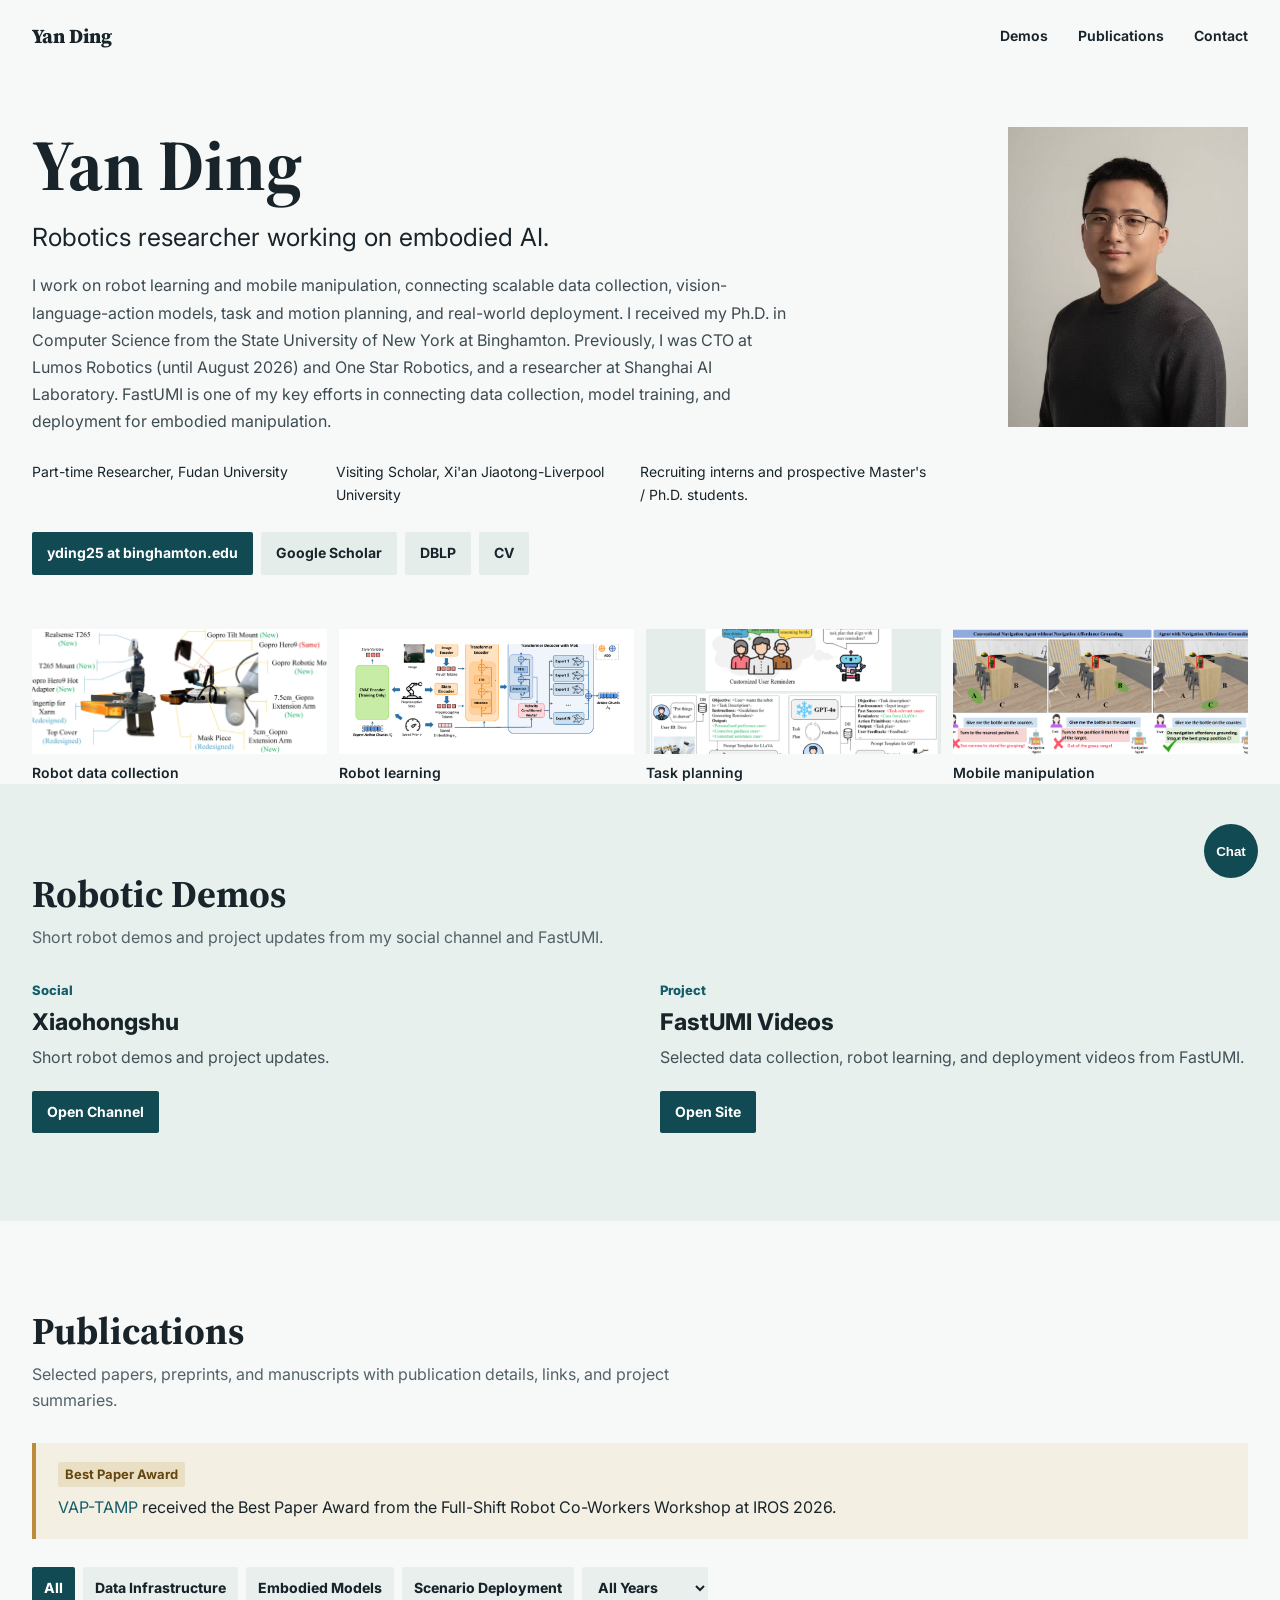
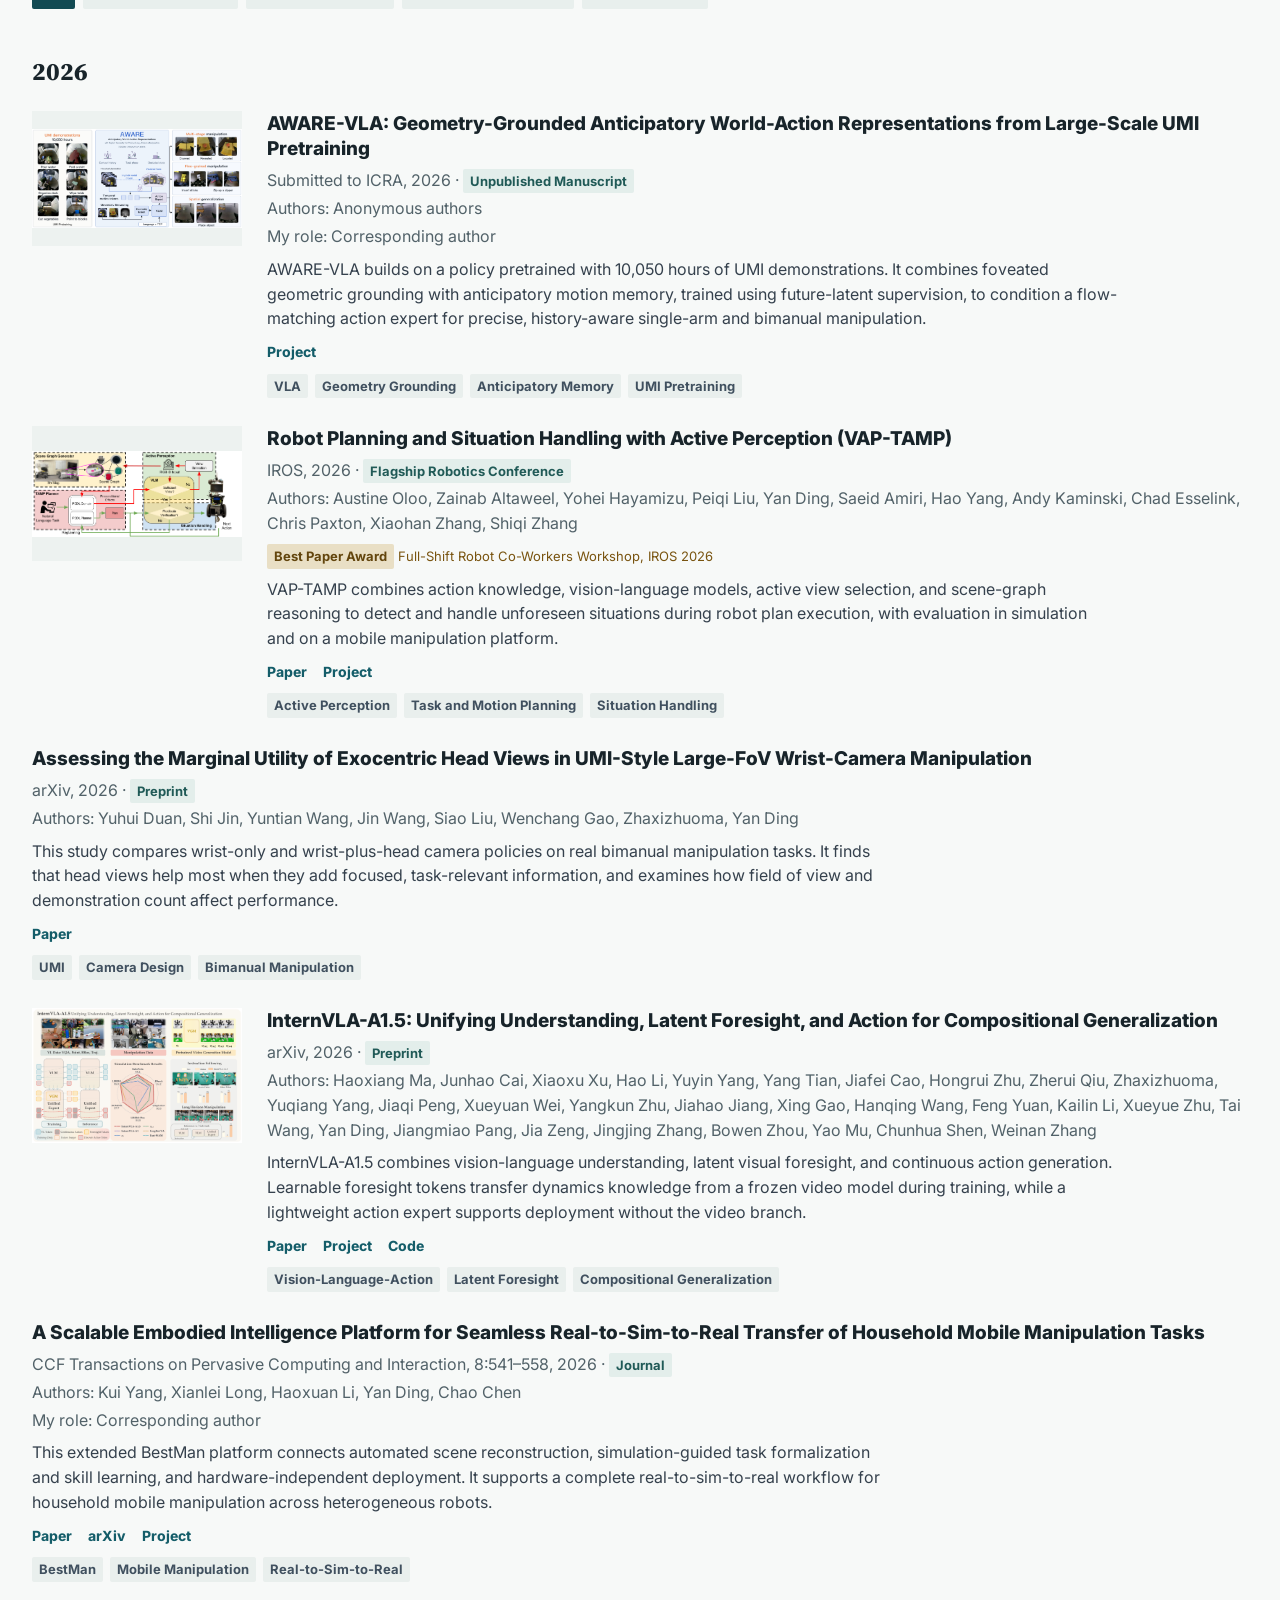
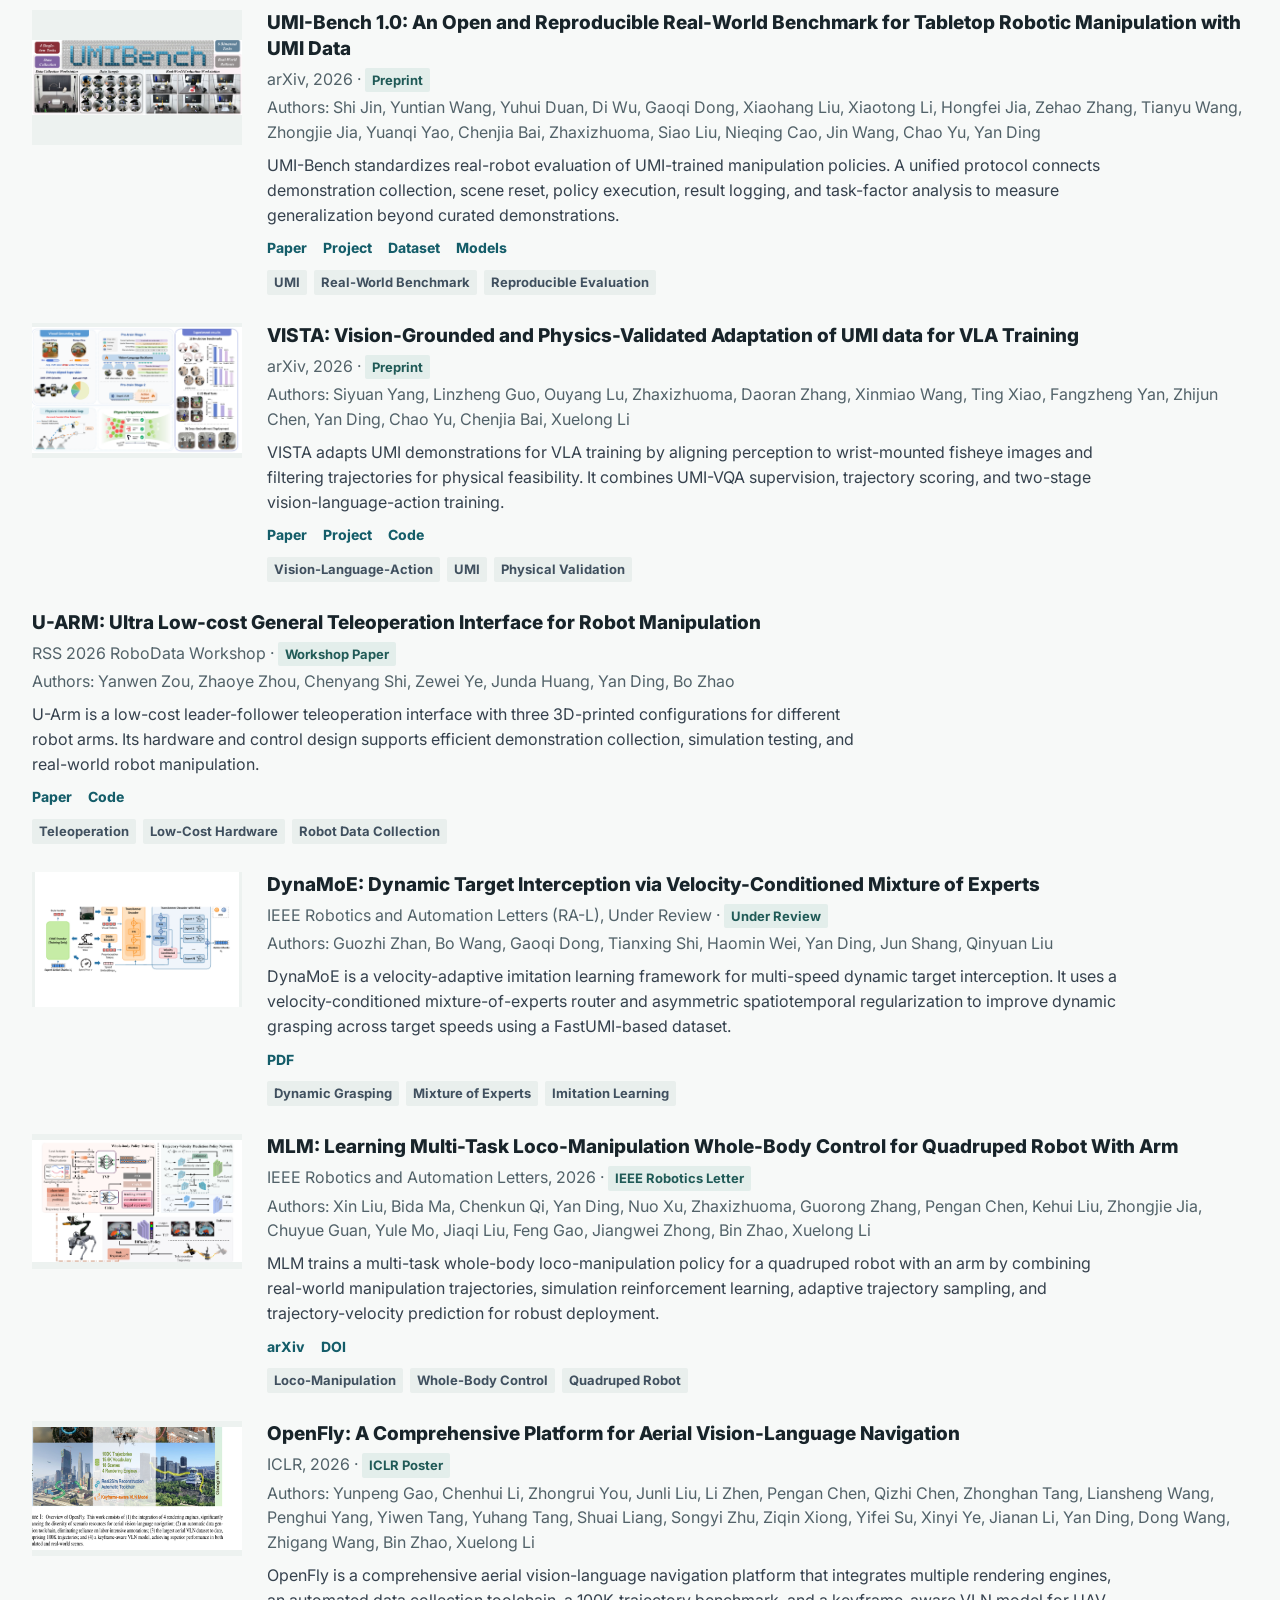
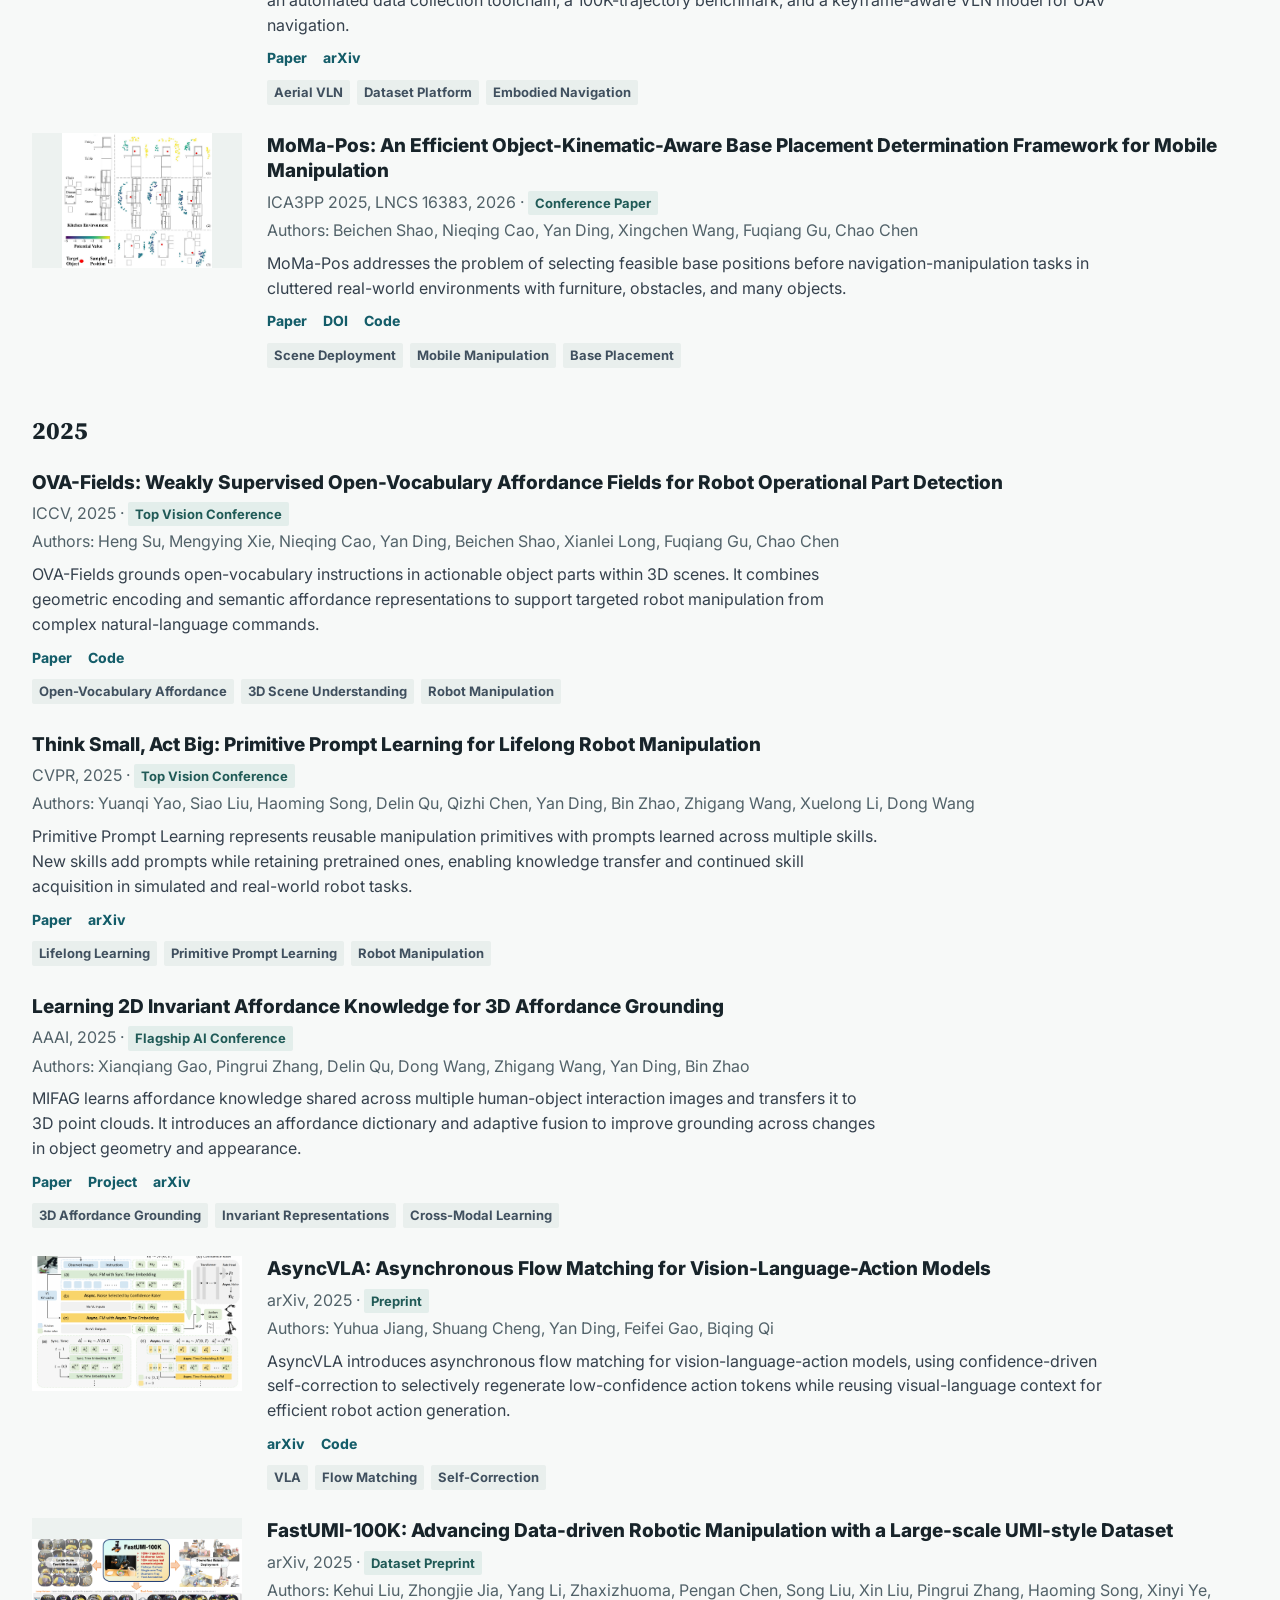
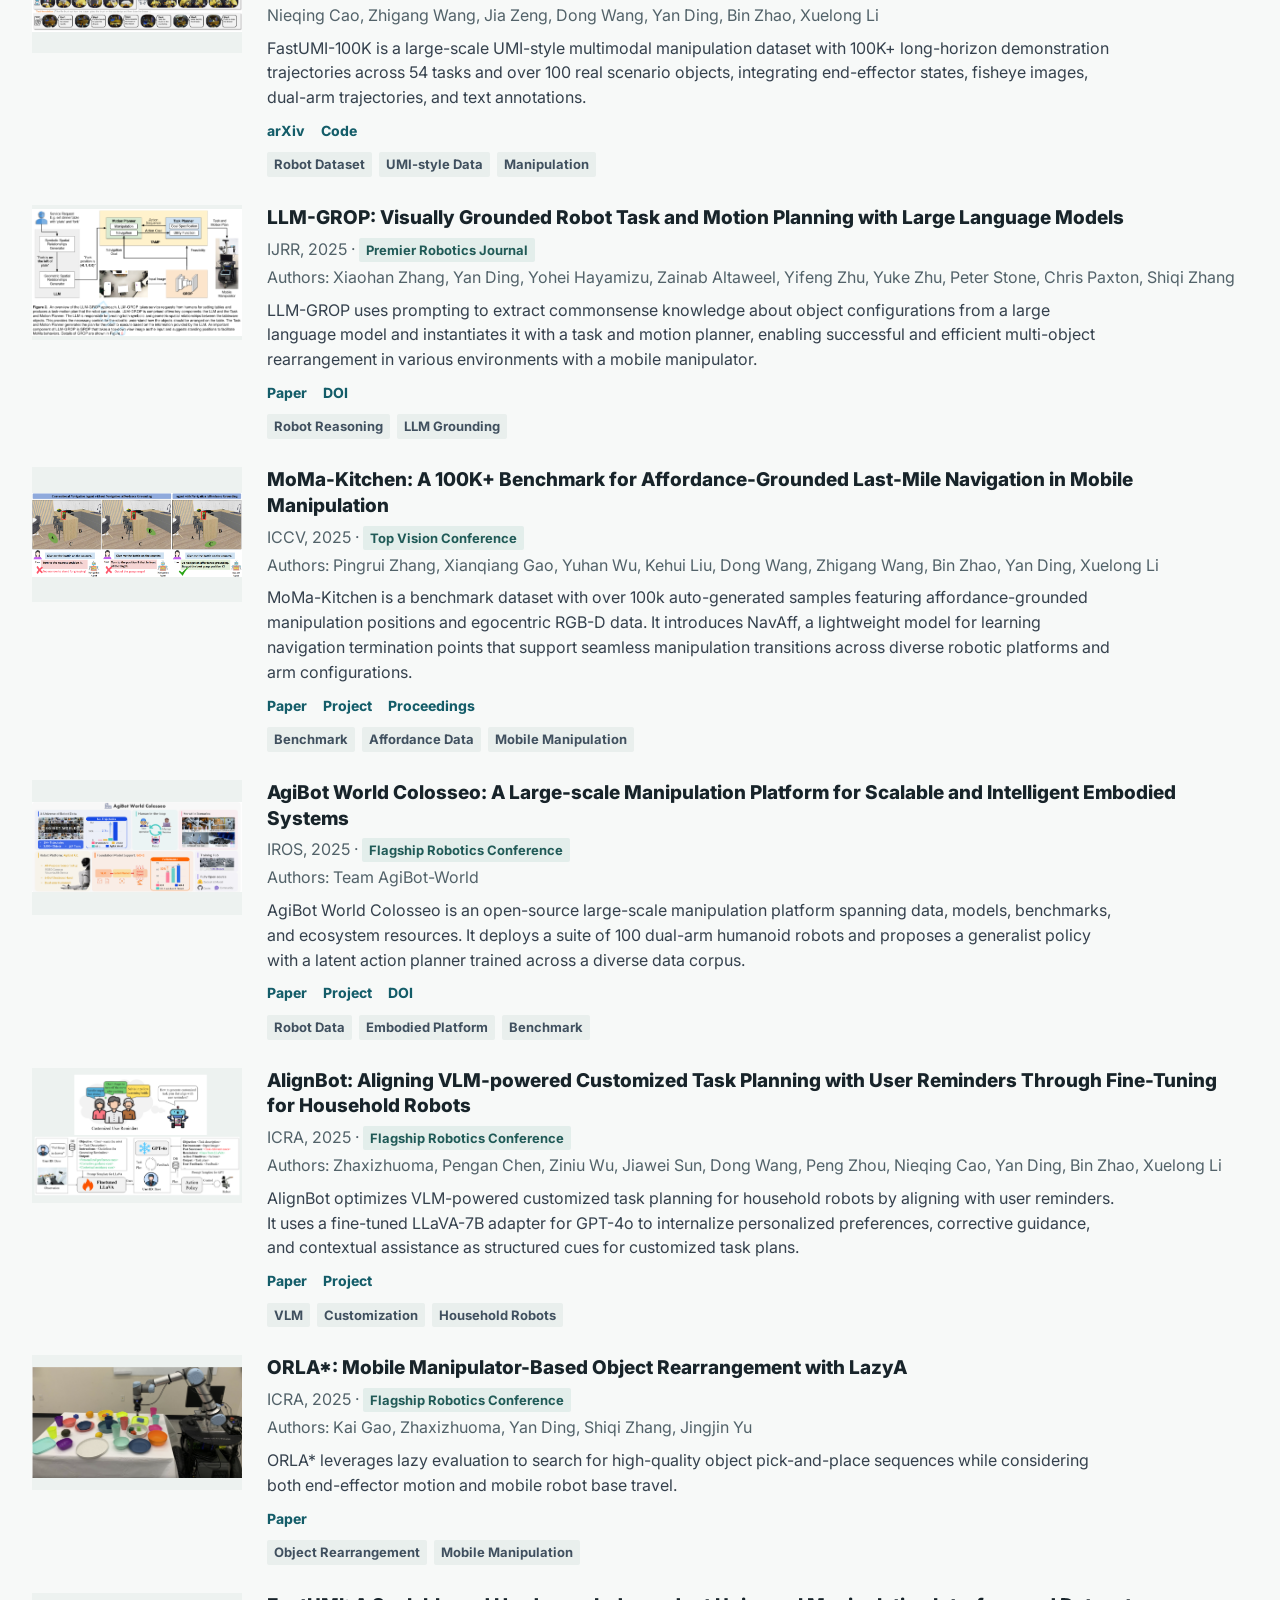
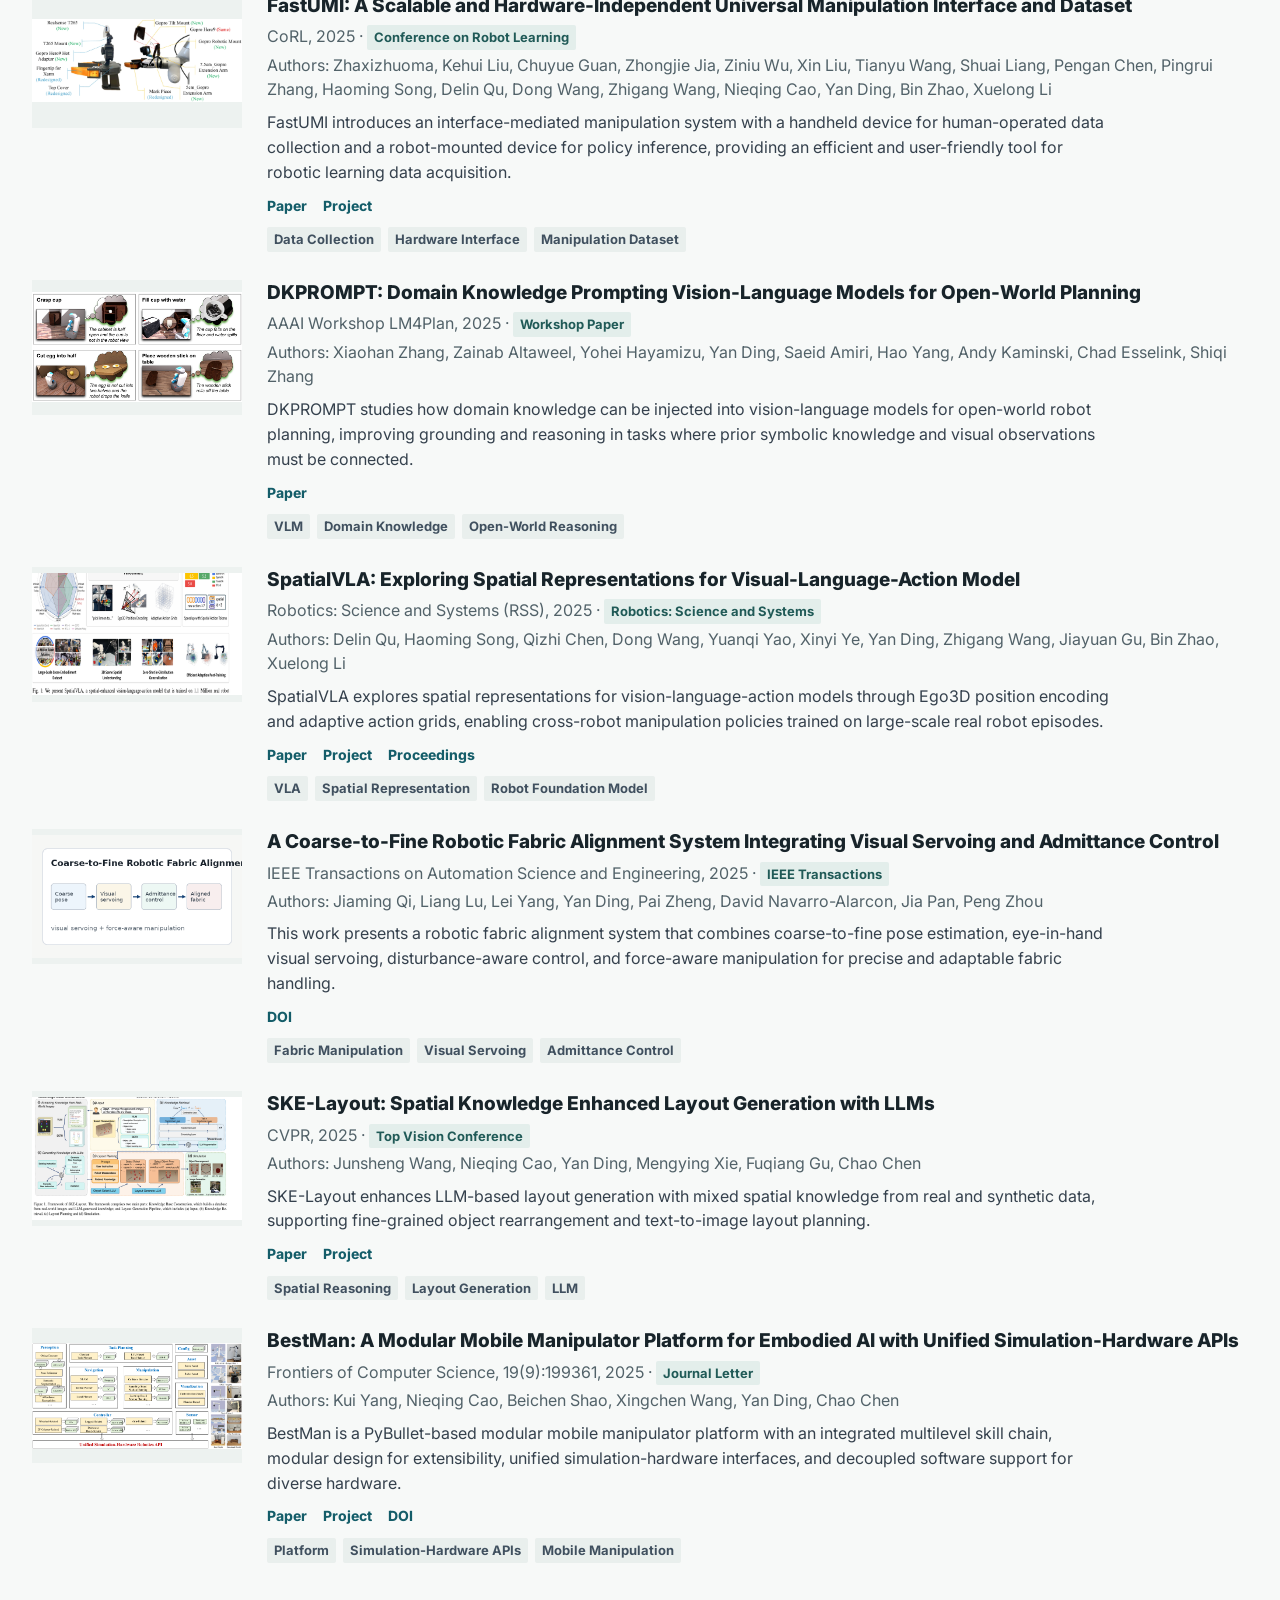
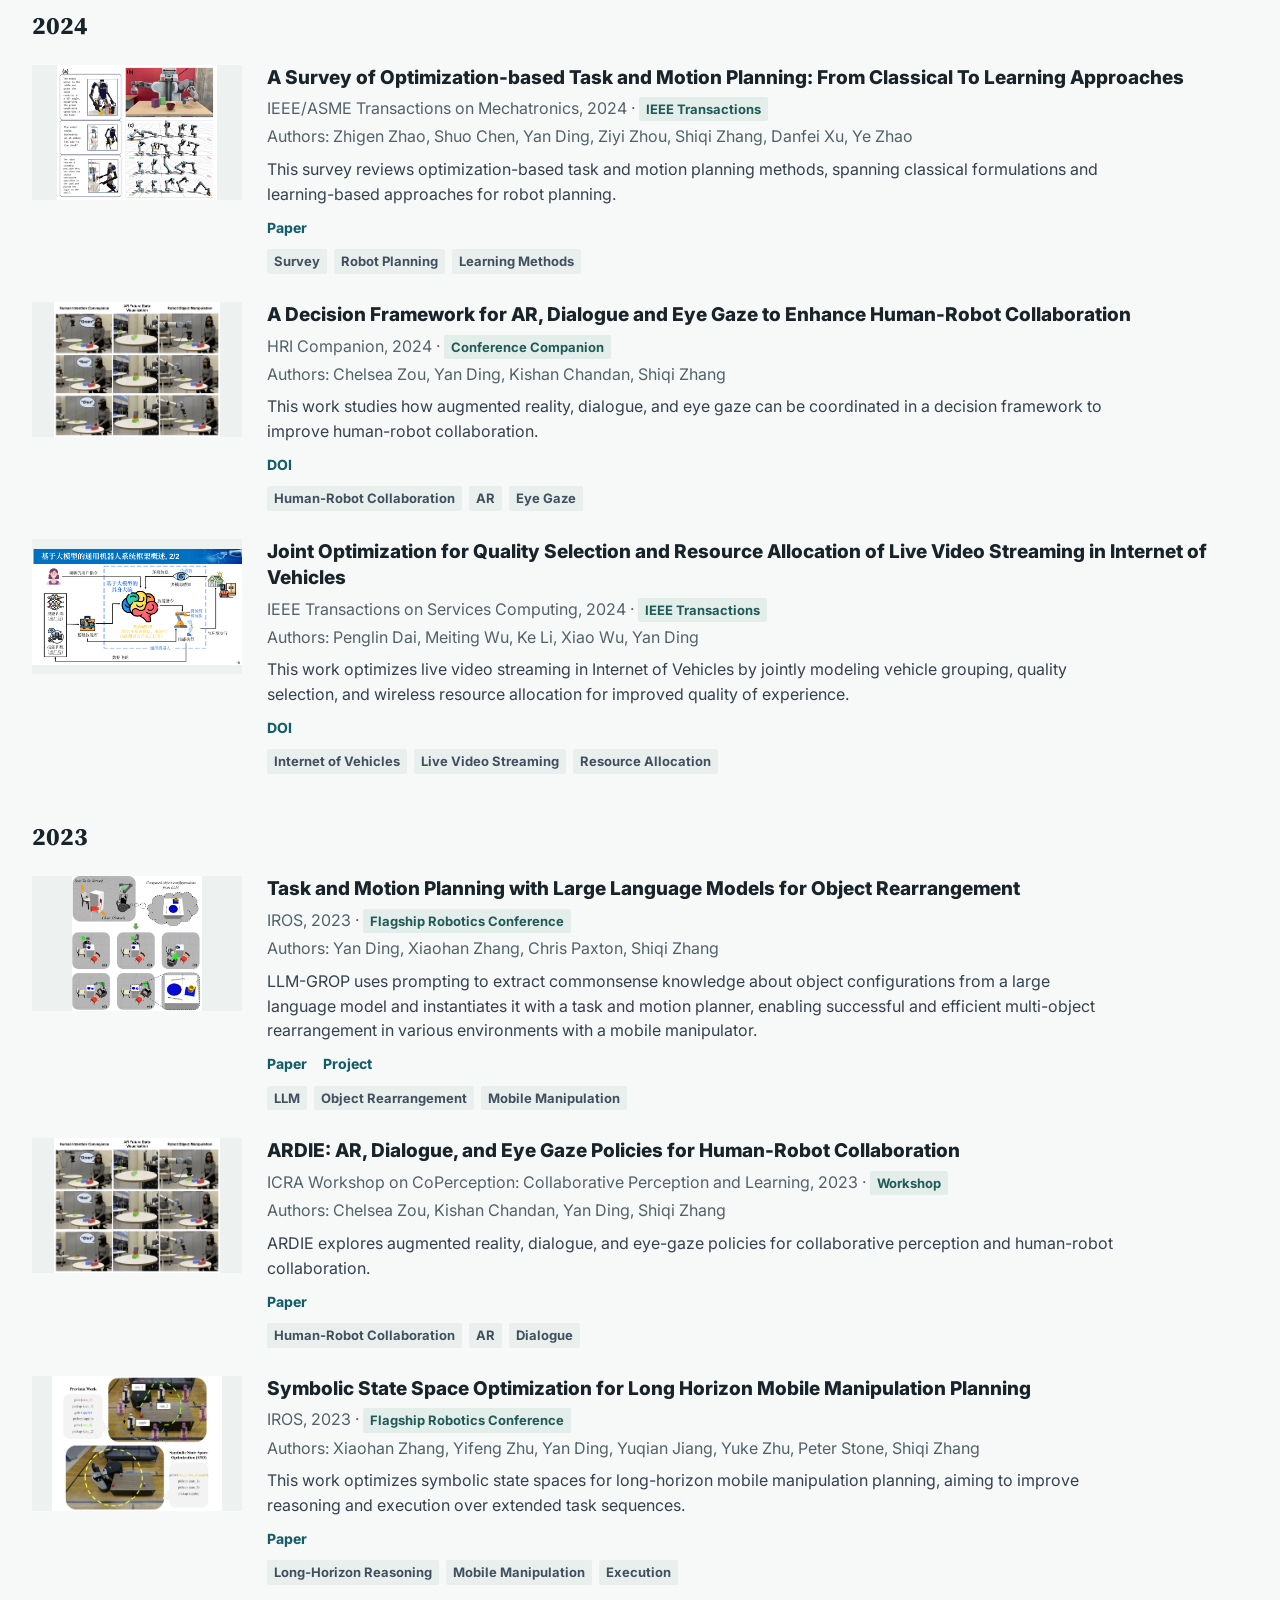
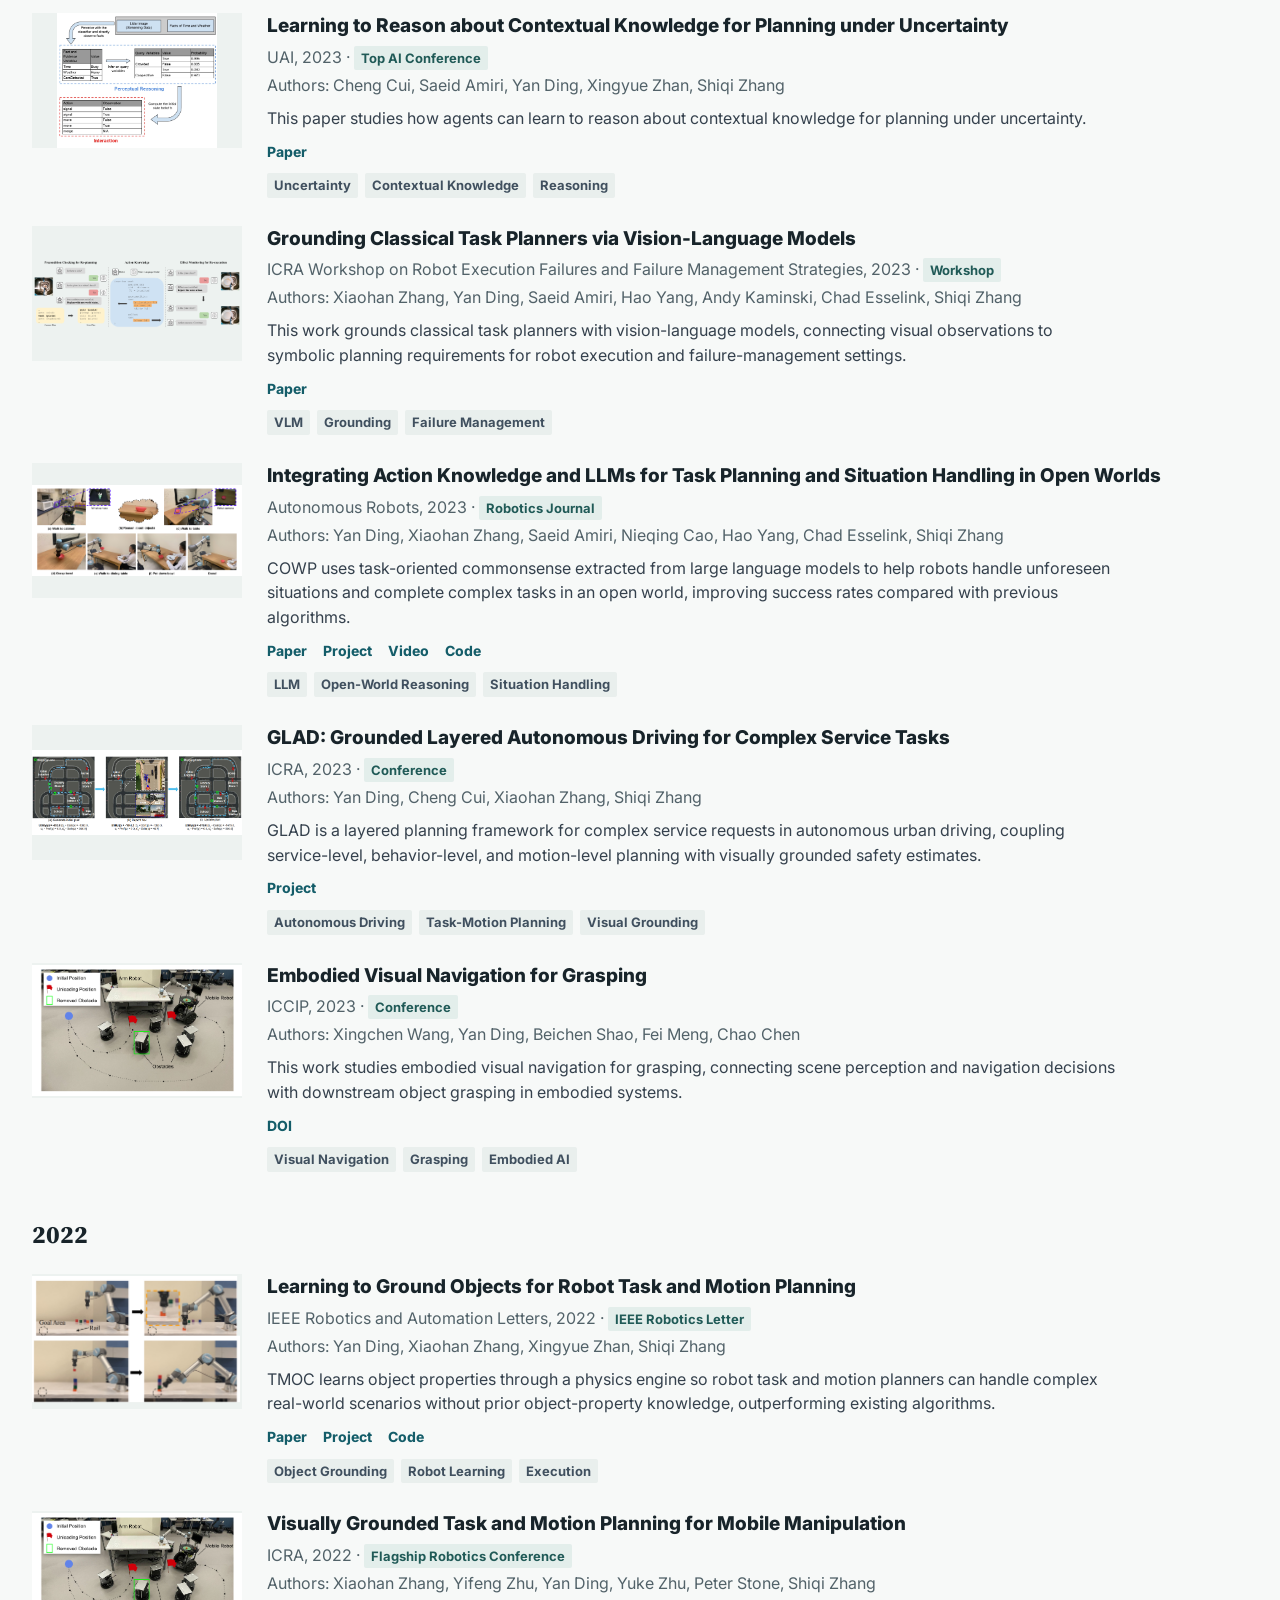
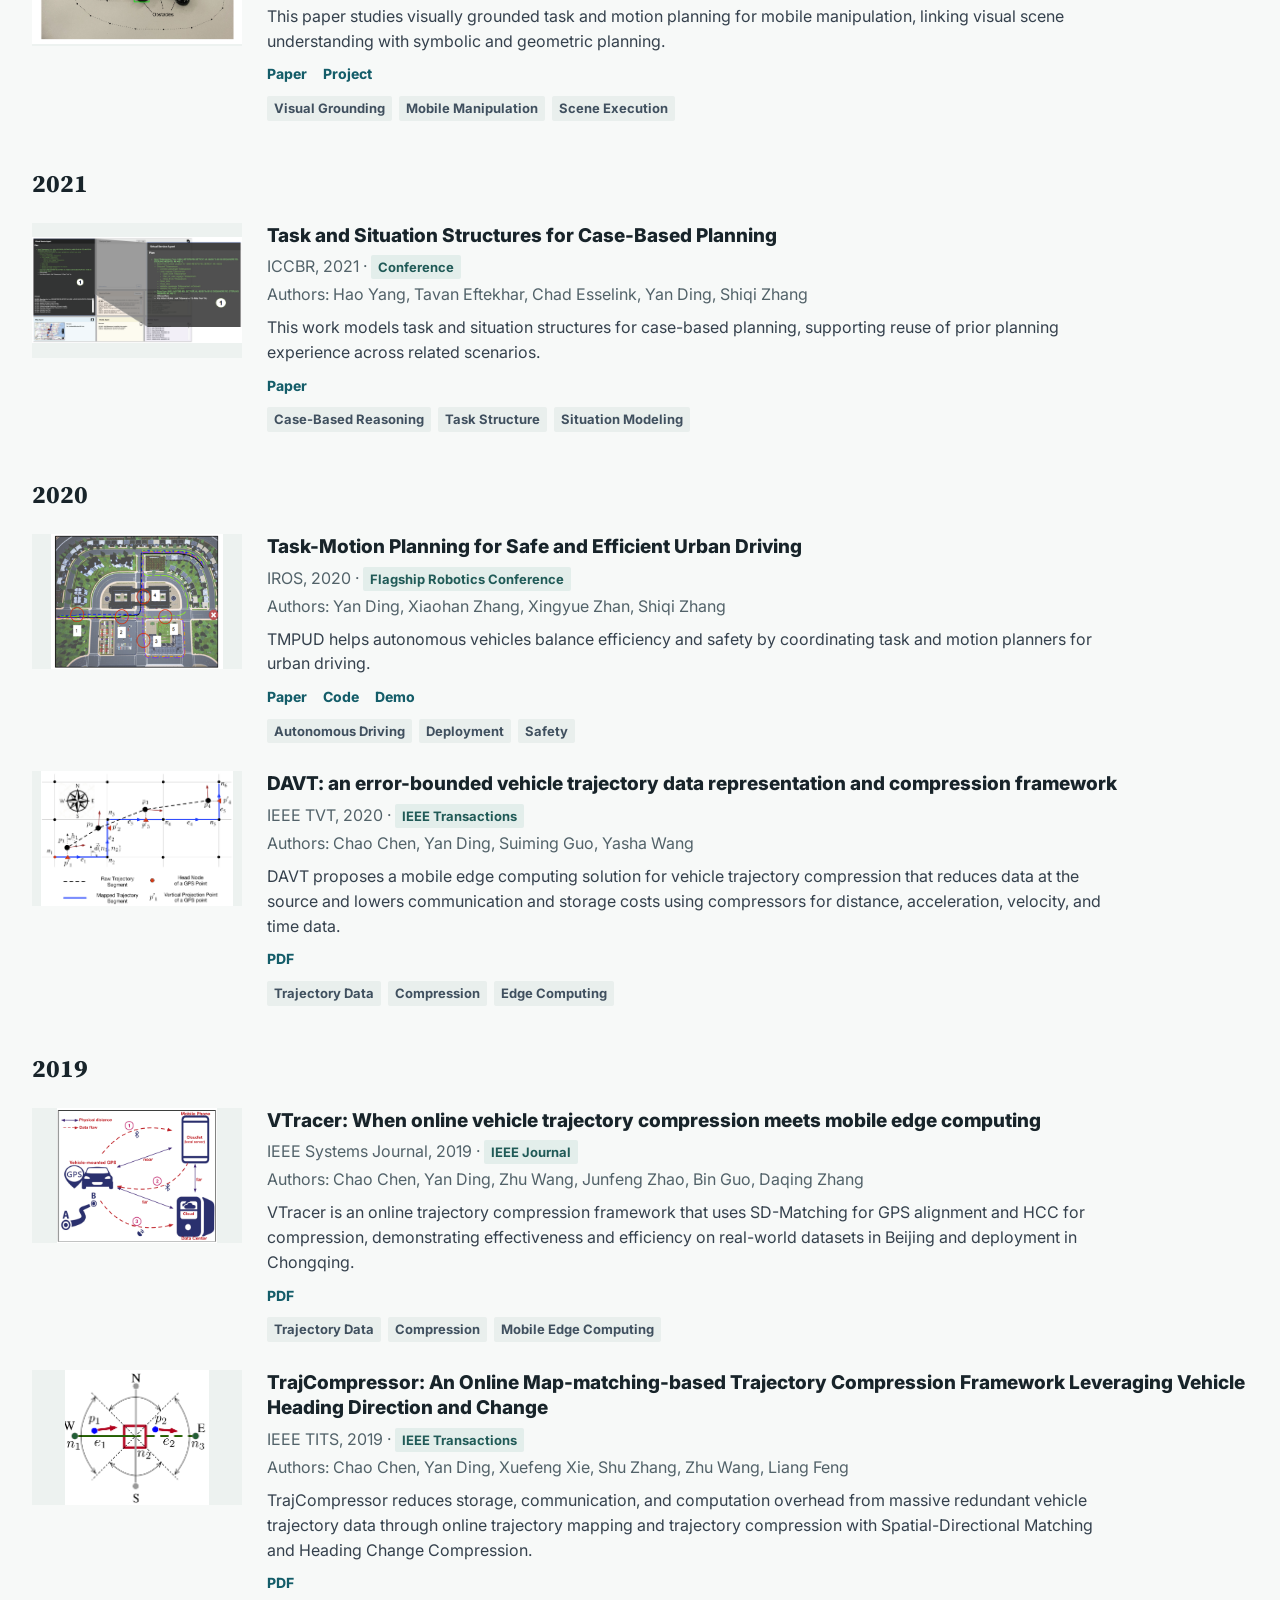
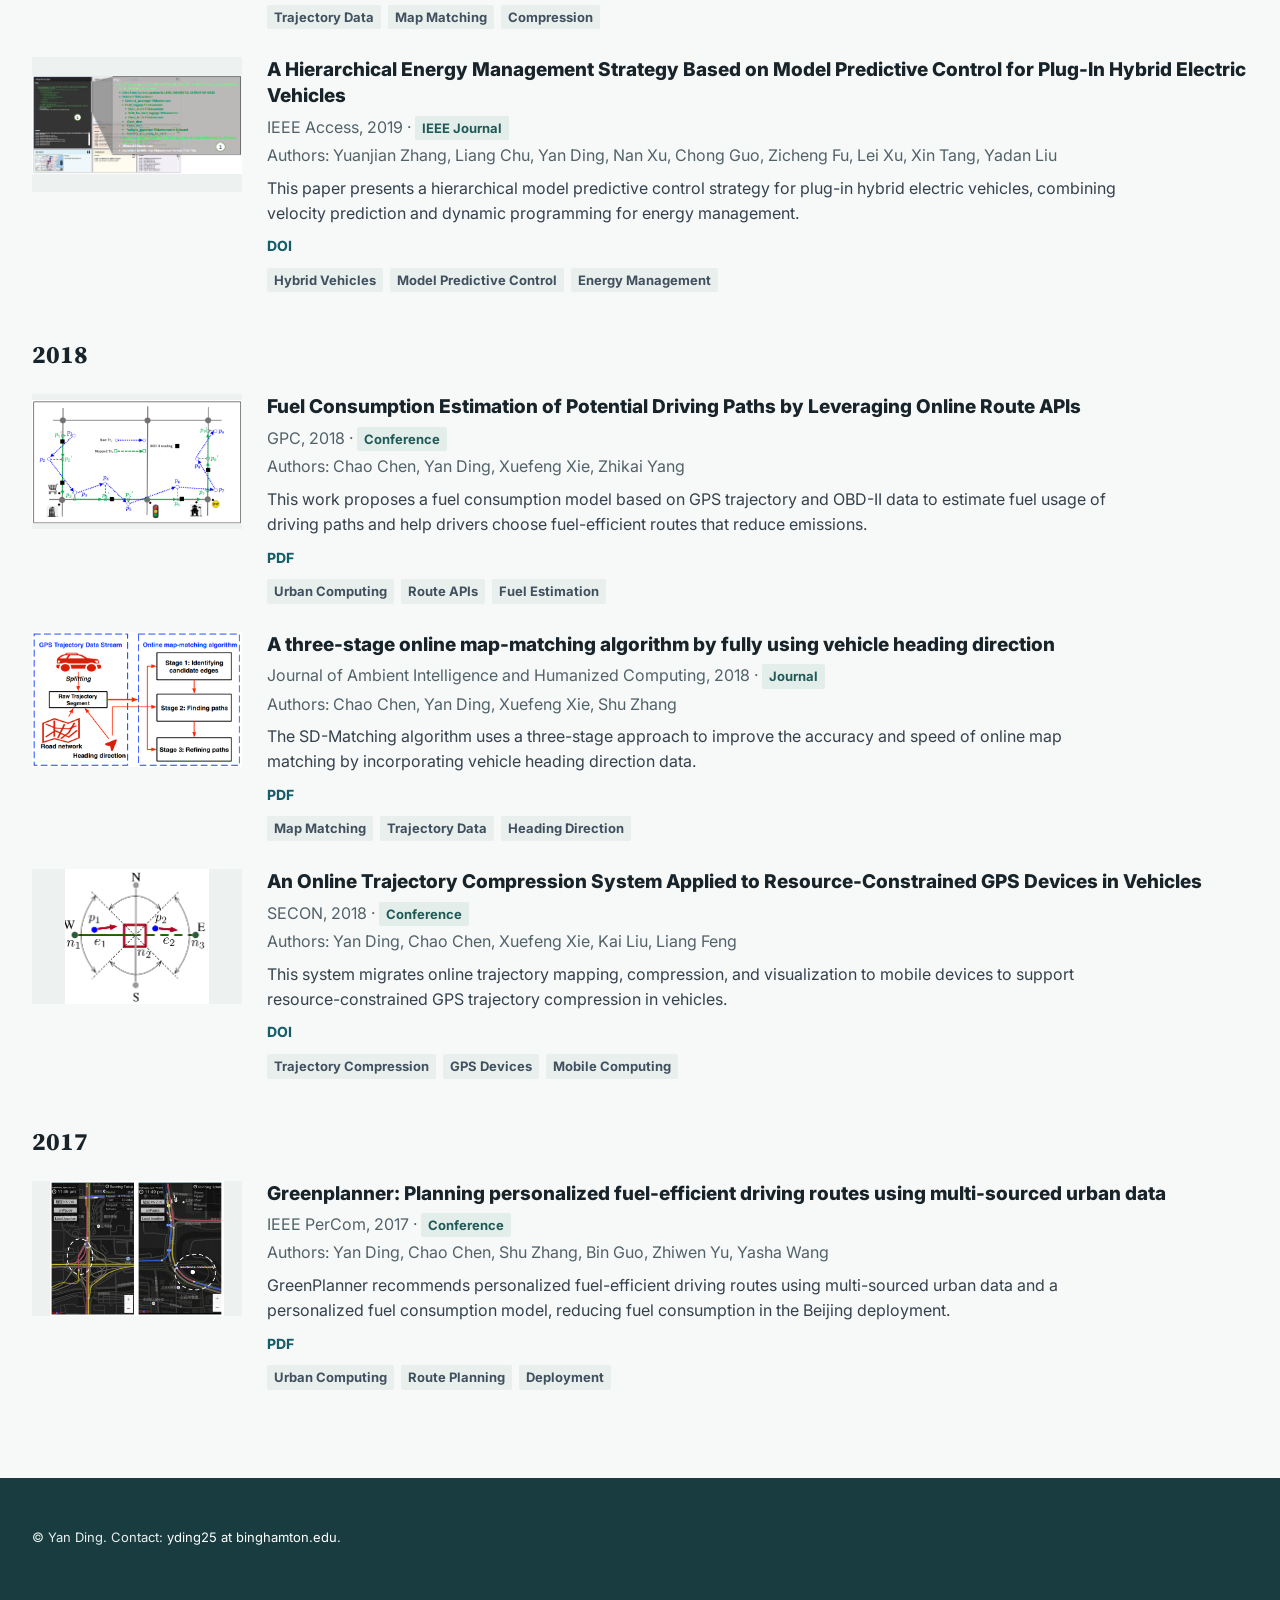
<file: index.html>
<!doctype html>
<html lang="en">

<head>
    <meta charset="utf-8">
    <meta name="viewport" content="width=device-width, initial-scale=1">
    <title>Yan Ding</title>
    <meta name="description"
        content="Yan Ding - Robotics researcher working on embodied AI, scalable robot data collection, vision-language-action models, mobile manipulation, and task and motion planning.">
    <link rel="preconnect" href="https://fonts.googleapis.com">
    <link rel="preconnect" href="https://fonts.gstatic.com" crossorigin>
    <link
        href="https://fonts.googleapis.com/css2?family=Inter:wght@400;500;600;700;800&family=Source+Serif+4:wght@500;650;700&display=swap"
        rel="stylesheet">
    <style>
        :root {
            --ink: #17202a;
            --muted: #5f6b76;
            --line: #d9dee5;
            --paper: #fbfbf8;
            --panel: #ffffff;
            --accent: #0b5cab;
            --accent-dark: #123f73;
            --gold: #9f6a16;
            --green: #23705a;
            --red: #9b3a30;
            --shadow: 0 14px 36px rgba(27, 39, 51, .08);
        }

        * {
            box-sizing: border-box;
        }

        html {
            scroll-behavior: smooth;
        }

        body {
            margin: 0;
            color: var(--ink);
            background: var(--paper);
            font-family: Inter, -apple-system, BlinkMacSystemFont, "Segoe UI", sans-serif;
            font-size: 15px;
            line-height: 1.62;
        }

        a {
            color: var(--accent);
            text-decoration: none;
        }

        a:hover,
        a:focus {
            color: var(--gold);
            text-decoration: underline;
        }

        img {
            max-width: 100%;
            display: block;
        }

        .wrap {
            width: min(1120px, calc(100% - 40px));
            margin: 0 auto;
        }

        .site-header {
            border-bottom: 1px solid var(--line);
            background: rgba(251, 251, 248, .94);
            position: sticky;
            top: 0;
            z-index: 20;
            backdrop-filter: blur(12px);
        }

        .nav {
            min-height: 64px;
            display: flex;
            align-items: center;
            justify-content: space-between;
            gap: 20px;
        }

        .brand {
            font-weight: 800;
            letter-spacing: 0;
            color: var(--ink);
        }

        .nav-links {
            display: flex;
            align-items: center;
            gap: 18px;
            flex-wrap: wrap;
            justify-content: flex-end;
        }

        .nav-links a {
            color: var(--muted);
            font-size: 13px;
            font-weight: 650;
        }

        .nav-links a:hover {
            color: var(--accent);
            text-decoration: none;
        }

        .hero {
            padding: 54px 0 34px;
            border-bottom: 1px solid var(--line);
        }

        .hero-grid {
            display: grid;
            grid-template-columns: minmax(0, 1fr) 270px;
            gap: 44px;
            align-items: center;
        }

        .eyebrow {
            color: var(--accent-dark);
            font-size: 12px;
            font-weight: 800;
            letter-spacing: .08em;
            text-transform: uppercase;
            margin: 0 0 10px;
        }

        h1,
        h2,
        h3 {
            margin: 0;
            line-height: 1.18;
            letter-spacing: 0;
        }

        h1 {
            font-family: "Source Serif 4", Georgia, serif;
            font-size: clamp(40px, 6vw, 68px);
            font-weight: 700;
        }

        h2 {
            font-family: "Source Serif 4", Georgia, serif;
            font-size: 29px;
            font-weight: 700;
        }

        h3 {
            font-size: 18px;
            font-weight: 760;
        }

        .lead {
            max-width: 760px;
            color: #35414d;
            font-size: 18px;
            line-height: 1.72;
            margin: 18px 0 18px;
        }

        .role-line {
            color: var(--muted);
            font-size: 15px;
            margin: 0 0 20px;
        }

        .affiliations {
            display: grid;
            gap: 6px;
            margin: 0 0 18px;
            color: #40505f;
            font-size: 14px;
        }

        .contact-row {
            display: flex;
            flex-wrap: wrap;
            gap: 10px;
            align-items: center;
        }

        .button {
            display: inline-flex;
            align-items: center;
            justify-content: center;
            min-height: 40px;
            padding: 8px 13px;
            border: 1px solid var(--line);
            border-radius: 6px;
            background: var(--panel);
            color: var(--ink);
            font-size: 13px;
            font-weight: 700;
            text-decoration: none;
        }

        .button.primary {
            color: #fff;
            border-color: var(--accent-dark);
            background: var(--accent-dark);
        }

        .button:hover {
            text-decoration: none;
            border-color: var(--accent);
        }

        .portrait-card {
            background: var(--panel);
            border: 1px solid var(--line);
            padding: 10px;
            box-shadow: var(--shadow);
        }

        .portrait-card img {
            aspect-ratio: 1 / 1.08;
            object-fit: cover;
            object-position: center 18%;
        }

        .caption {
            margin: 10px 2px 0;
            color: var(--muted);
            font-size: 12px;
        }

        section {
            padding: 42px 0;
            border-bottom: 1px solid var(--line);
        }

        .section-head {
            display: flex;
            align-items: end;
            justify-content: space-between;
            gap: 20px;
            margin-bottom: 20px;
        }

        .section-note {
            color: var(--muted);
            max-width: 660px;
            margin: 8px 0 0;
        }

        .grid-3 {
            display: grid;
            grid-template-columns: repeat(3, minmax(0, 1fr));
            gap: 16px;
        }

        .focus-card,
        .tool-card,
        .demo-card,
        .stat-card {
            background: var(--panel);
            border: 1px solid var(--line);
            border-radius: 8px;
        }

        .focus-card {
            padding: 20px;
        }

        .focus-card .index {
            color: var(--gold);
            font-weight: 800;
            font-size: 13px;
            margin-bottom: 10px;
        }

        .focus-card p,
        .tool-card p,
        .demo-card p {
            color: var(--muted);
            margin: 9px 0 0;
        }

        .tool-strip {
            display: grid;
            grid-template-columns: 1.1fr repeat(3, minmax(0, .9fr));
            gap: 12px;
        }

        .tool-card {
            padding: 17px;
            min-height: 168px;
        }

        .tool-card.featured {
            background: #f4f8fc;
            border-color: #bfd2e5;
        }

        .tag-row,
        .pub-tags {
            display: flex;
            gap: 7px;
            flex-wrap: wrap;
            margin-top: 14px;
        }

        .tag {
            display: inline-flex;
            align-items: center;
            min-height: 24px;
            padding: 3px 8px;
            border: 1px solid var(--line);
            border-radius: 999px;
            color: #40505f;
            background: #f6f7f5;
            font-size: 12px;
            font-weight: 700;
        }

        .tag.blue {
            color: #164b7d;
            border-color: #b9d0e7;
            background: #edf5fc;
        }

        .tag.green {
            color: var(--green);
            border-color: #b9d8ce;
            background: #edf8f4;
        }

        .tag.gold {
            color: var(--gold);
            border-color: #dcc898;
            background: #fbf6e8;
        }

        .demo-grid {
            display: grid;
            grid-template-columns: 1.25fr .75fr;
            gap: 18px;
        }

        .demo-links {
            display: grid;
            grid-template-columns: repeat(2, minmax(0, 1fr));
            gap: 14px;
        }

        .demo-entry {
            display: flex;
            flex-direction: column;
            min-height: 168px;
        }

        .demo-entry .button {
            margin-top: auto;
            width: fit-content;
        }

        .demo-source {
            color: var(--gold);
            font-size: 12px;
            font-weight: 800;
            letter-spacing: .04em;
            text-transform: uppercase;
            margin-bottom: 8px;
        }

        .demo-library {
            display: grid;
            grid-template-columns: repeat(3, minmax(0, 1fr));
            gap: 13px;
            margin-top: 18px;
        }

        .demo-card {
            overflow: hidden;
        }

        .demo-card.main img {
            width: 100%;
            aspect-ratio: 16 / 7.5;
            object-fit: cover;
        }

        .demo-body {
            padding: 18px;
        }

        .demo-slot {
            background: var(--panel);
            border: 1px solid var(--line);
            border-radius: 8px;
            overflow: hidden;
        }

        .demo-thumb {
            min-height: 126px;
            display: flex;
            align-items: center;
            justify-content: center;
            color: #5b6976;
            background: #eef3f7;
            border-bottom: 1px solid var(--line);
            font-weight: 800;
            font-size: 13px;
        }

        .demo-slot img,
        .demo-slot video {
            width: 100%;
            aspect-ratio: 16 / 9;
            object-fit: cover;
            border-bottom: 1px solid var(--line);
        }

        .demo-slot-body {
            padding: 13px;
        }

        .demo-slot-body h3 {
            font-size: 15px;
        }

        .channel-card {
            display: grid;
            grid-template-columns: 120px 1fr;
            gap: 16px;
            align-items: center;
            padding: 18px;
            background: var(--panel);
            border: 1px solid var(--line);
            border-radius: 8px;
        }

        .channel-card img {
            border: 1px solid var(--line);
            border-radius: 6px;
        }

        .filter-bar {
            display: flex;
            flex-wrap: wrap;
            gap: 9px;
            margin: 0 0 18px;
        }

        .filter-btn {
            min-height: 36px;
            border: 1px solid var(--line);
            background: var(--panel);
            color: #40505f;
            border-radius: 6px;
            padding: 7px 12px;
            font: inherit;
            font-size: 13px;
            font-weight: 750;
            cursor: pointer;
        }

        .filter-btn.active {
            color: #fff;
            background: var(--accent-dark);
            border-color: var(--accent-dark);
        }

        .filter-select {
            min-height: 36px;
            border: 1px solid var(--line);
            background: var(--panel);
            color: #40505f;
            border-radius: 6px;
            padding: 7px 34px 7px 12px;
            font: inherit;
            font-size: 13px;
            font-weight: 750;
            cursor: pointer;
        }

        .year-group {
            margin-top: 28px;
        }

        .year-title {
            display: flex;
            align-items: center;
            gap: 12px;
            color: var(--accent-dark);
            font-weight: 800;
            margin-bottom: 12px;
        }

        .year-title::after {
            content: "";
            height: 1px;
            flex: 1;
            background: var(--line);
        }

        .pub-list {
            display: grid;
            gap: 13px;
        }

        .pub {
            display: grid;
            grid-template-columns: 155px 1fr;
            gap: 18px;
            padding: 14px;
            background: var(--panel);
            border: 1px solid var(--line);
            border-radius: 8px;
        }

        .pub[hidden],
        .year-group[hidden] {
            display: none;
        }

        .pub-text-only {
            grid-template-columns: 1fr;
        }

        .publication-highlight {
            margin: 0 0 20px;
            padding: 14px;
            border: 1px solid #dcc898;
            border-radius: 8px;
            background: #fbf6e8;
        }

        .publication-highlight p {
            margin: 8px 0 0;
        }

        .pub-award {
            margin: 8px 0;
            color: var(--gold);
            font-size: 13px;
        }

        .pub img {
            width: 155px;
            height: 102px;
            object-fit: cover;
            border: 1px solid var(--line);
            background: #f1f3f5;
        }

        .pub-title {
            font-weight: 800;
            font-size: 16px;
            line-height: 1.35;
            color: var(--ink);
            margin: 0 0 6px;
        }

        .pub-meta,
        .pub-contributors,
        .pub-summary {
            color: var(--muted);
            font-size: 13px;
            margin: 3px 0;
        }

        .pub-summary {
            color: #35414d;
            line-height: 1.58;
            margin-top: 8px;
        }

        .pub-links {
            display: flex;
            flex-wrap: wrap;
            gap: 8px;
            margin-top: 10px;
        }

        .pub-links a {
            color: var(--accent);
            font-size: 13px;
            font-weight: 750;
        }

        .pub-maintenance {
            margin-top: 20px;
            padding: 14px;
            border: 1px dashed #b9c2cc;
            border-radius: 8px;
            background: #f7f8f6;
            color: var(--muted);
            font-size: 13px;
        }

        .pub-maintenance code {
            color: var(--ink);
            font-size: 12px;
        }

        .stats-grid {
            display: grid;
            grid-template-columns: .8fr 1.2fr;
            gap: 18px;
            align-items: stretch;
        }

        .stat-card {
            padding: 18px;
        }

        .stat-number {
            font-family: "Source Serif 4", Georgia, serif;
            font-size: 34px;
            font-weight: 700;
            line-height: 1.1;
        }

        .visitor-frame {
            min-height: 150px;
            display: flex;
            align-items: center;
            justify-content: center;
            overflow: hidden;
        }

        .footer-row {
            display: flex;
            align-items: center;
            justify-content: space-between;
            gap: 18px;
            flex-wrap: wrap;
        }

        .footer-visitors {
            max-width: 190px;
            overflow: hidden;
            opacity: .72;
        }

        .visitor-frame script {
            display: block;
        }

        footer {
            padding: 30px 0 70px;
            color: var(--muted);
            font-size: 13px;
        }

        .chat-launch {
            position: fixed;
            right: 22px;
            bottom: 22px;
            z-index: 30;
            width: 54px;
            height: 54px;
            border-radius: 50%;
            border: 1px solid #0d3760;
            background: var(--accent-dark);
            color: #fff;
            font-weight: 800;
            cursor: pointer;
            box-shadow: 0 12px 26px rgba(18, 63, 115, .28);
        }

        .chat-panel {
            position: fixed;
            right: 22px;
            bottom: 86px;
            z-index: 30;
            width: min(380px, calc(100vw - 32px));
            background: var(--panel);
            border: 1px solid var(--line);
            border-radius: 8px;
            box-shadow: var(--shadow);
            overflow: hidden;
            display: none;
        }

        .chat-panel.open {
            display: block;
        }

        .chat-head {
            padding: 14px 16px;
            background: #f4f8fc;
            border-bottom: 1px solid var(--line);
            display: flex;
            justify-content: space-between;
            gap: 12px;
        }

        .chat-head strong {
            display: block;
            line-height: 1.25;
        }

        .chat-head span {
            color: var(--muted);
            font-size: 12px;
        }

        .chat-close {
            border: 0;
            background: transparent;
            font-size: 22px;
            cursor: pointer;
            line-height: 1;
            color: var(--muted);
        }

        .chat-log {
            height: 245px;
            overflow-y: auto;
            padding: 14px;
            display: grid;
            gap: 10px;
            background: #fcfcfa;
        }

        .bubble {
            max-width: 88%;
            padding: 10px 12px;
            border-radius: 8px;
            font-size: 13px;
            line-height: 1.5;
        }

        .bubble.bot {
            background: #eef3f7;
            color: #263746;
        }

        .bubble.user {
            margin-left: auto;
            background: var(--accent-dark);
            color: #fff;
        }

        .quick-asks {
            display: flex;
            gap: 7px;
            flex-wrap: wrap;
            padding: 0 14px 12px;
            background: #fcfcfa;
        }

        .quick-asks button {
            min-height: 31px;
            border: 1px solid var(--line);
            background: #fff;
            border-radius: 6px;
            color: #40505f;
            font-size: 12px;
            font-weight: 700;
            cursor: pointer;
            padding: 5px 8px;
        }

        .chat-form {
            display: grid;
            grid-template-columns: 1fr 72px;
            gap: 8px;
            padding: 12px;
            border-top: 1px solid var(--line);
        }

        .chat-form input {
            min-width: 0;
            border: 1px solid var(--line);
            border-radius: 6px;
            padding: 9px 10px;
            font: inherit;
            font-size: 13px;
        }

        .chat-form button {
            border: 1px solid var(--accent-dark);
            border-radius: 6px;
            background: var(--accent-dark);
            color: #fff;
            font: inherit;
            font-size: 13px;
            font-weight: 750;
            cursor: pointer;
        }

        @media (max-width: 860px) {
            .wrap {
                width: min(100% - 28px, 720px);
            }

            .nav {
                align-items: flex-start;
                flex-direction: column;
                padding: 14px 0;
            }

            .nav-links {
                justify-content: flex-start;
                gap: 12px;
            }

            .hero-grid,
            .demo-grid,
            .demo-library,
            .demo-links,
            .stats-grid,
            .tool-strip,
            .grid-3 {
                grid-template-columns: 1fr;
            }

            .hero {
                padding-top: 34px;
            }

            .portrait-card {
                max-width: 280px;
            }

            .pub {
                grid-template-columns: 1fr;
            }

            .pub img {
                width: 100%;
                height: auto;
                aspect-ratio: 16 / 8;
            }

            .section-head {
                display: block;
            }

            .channel-card {
                grid-template-columns: 96px 1fr;
            }
        }
    </style>
    <link rel="stylesheet" href="homepage.css">
</head>

<body>
    <header class="site-header">
        <div class="wrap nav">
            <a class="brand" href="#">Yan Ding</a>
            <nav class="nav-links" aria-label="Primary navigation">
                <a href="#demos">Demos</a>
                <a href="#publications">Publications</a>
                <a href="mailto:yding25@binghamton.edu">Contact</a>
            </nav>
        </div>
    </header>

    <main>
        <section class="hero">
            <div class="wrap hero-grid">
                <div>
                    <h1>Yan Ding</h1>
                    <p class="lead">Robotics researcher working on embodied AI.</p>
                    <p class="role-line">
                        I work on robot learning and mobile manipulation, connecting scalable data collection,
                        vision-language-action models, task and motion planning, and real-world deployment.
                        I received my Ph.D. in Computer Science from the State University of New York at Binghamton.
                        Previously, I was CTO at Lumos Robotics (until August 2026) and One Star Robotics,
                        and a researcher at Shanghai AI Laboratory. FastUMI is one of my key efforts in connecting
                        data collection, model training, and deployment for embodied manipulation.
                    </p>
                    <div class="affiliations">
                        <span>Part-time Researcher, Fudan University</span>
                        <span>Visiting Scholar, Xi'an Jiaotong-Liverpool University</span>
                        <span>Recruiting interns and prospective Master's / Ph.D. students.</span>
                    </div>
                    <div class="contact-row">
                        <a class="button primary" href="mailto:yding25@binghamton.edu">yding25 at binghamton.edu</a>
                        <a class="button" href="https://scholar.google.com/citations?user=0rP_rGUAAAAJ"
                            target="_blank" rel="noopener">Google Scholar</a>
                        <a class="button" href="https://dblp.org/pid/57/4533-2.html" target="_blank"
                            rel="noopener">DBLP</a>
                        <a class="button" href="./pdf/CV.pdf">CV</a>
                    </div>
                </div>
                <aside class="portrait-card" aria-label="Portrait">
                    <img src="img/headshot4.jpg" alt="Yan Ding">
                </aside>
            </div>
            <div class="wrap research-strip" aria-label="Selected research">
                <a href="#publications"><img src="img/fastumi.jpg" alt="FastUMI robot data collection"><span>Robot data collection</span></a>
                <a href="#publications"><img src="img/dynamoe.png" alt="DynaMoE robot learning research"><span>Robot learning</span></a>
                <a href="#publications"><img src="img/alignbot.png" alt="AlignBot task planning research"><span>Task planning</span></a>
                <a href="#publications"><img src="img/MoMa-Kitchen.png" alt="MoMa-Kitchen research"><span>Mobile manipulation</span></a>
            </div>
        </section>

        <section id="demos">
            <div class="wrap">
                <div class="section-head">
                    <div>
                        <h2>Robotic Demos</h2>
                        <p class="section-note">
                            Short robot demos and project updates from my social channel and FastUMI.
                        </p>
                    </div>
                </div>
                <div class="demo-links">
                    <article class="tool-card demo-entry">
                        <div class="demo-source">Social</div>
                        <h3>Xiaohongshu</h3>
                        <p>Short robot demos and project updates.</p>
                        <a class="button"
                            href="https://www.xiaohongshu.com/user/profile/5e3d92d00000000001000a14?xhsshare=CopyLink&appuid=5e3d92d00000000001000a14&apptime=1727694511&share_id=9e781b4ef2ef424cbfbb2fd64d59be0d"
                            target="_blank" rel="noopener">Open Channel</a>
                    </article>
                    <article class="tool-card demo-entry">
                        <div class="demo-source">Project</div>
                        <h3>FastUMI Videos</h3>
                        <p>Selected data collection, robot learning, and deployment videos from FastUMI.</p>
                        <a class="button" href="https://fastumi.com/" target="_blank" rel="noopener">Open Site</a>
                    </article>
                </div>
            </div>
        </section>

        <section id="publications">
            <div class="wrap">
                <div class="section-head">
                    <div>
                        <h2>Publications</h2>
                        <p class="section-note">
                            Selected papers, preprints, and manuscripts with publication details, links, and project summaries.
                        </p>
                    </div>
                </div>
                <aside class="publication-highlight" aria-label="Publication award">
                    <span class="tag gold">Best Paper Award</span>
                    <p><a href="https://vap-tamp.github.io/vap-tamp/" target="_blank" rel="noopener">VAP-TAMP</a>
                        received the Best Paper Award from the Full-Shift Robot Co-Workers Workshop at IROS 2026.</p>
                </aside>
                <div class="filter-bar" aria-label="Publication filters">
                    <button class="filter-btn active" data-filter="all" type="button">All</button>
                    <button class="filter-btn" data-filter="data-pipelines" type="button">Data Infrastructure</button>
                    <button class="filter-btn" data-filter="embodied-models" type="button">Embodied Models</button>
                    <button class="filter-btn" data-filter="deployment" type="button">Scenario Deployment</button>
                    <select class="filter-select" id="publicationYearFilter" aria-label="Filter publications by year">
                        <option value="all">All Years</option>
                    </select>
                </div>
                <div id="publicationYears"></div>
                <script type="application/json" id="publicationDataJson">
[
  {
    "year": "2026",
    "category": "embodied-models",
    "image": "img/aware-vla.jpg",
    "title": "AWARE-VLA: Geometry-Grounded Anticipatory World-Action Representations from Large-Scale UMI Pretraining",
    "venue": "Submitted to ICRA, 2026",
    "level": "Unpublished Manuscript",
    "contributors": "Anonymous authors",
    "role": "Corresponding author",
    "tags": [
      "VLA",
      "Geometry Grounding",
      "Anticipatory Memory",
      "UMI Pretraining"
    ],
    "summary": "AWARE-VLA builds on a policy pretrained with 10,050 hours of UMI demonstrations. It combines foveated geometric grounding with anticipatory motion memory, trained using future-latent supervision, to condition a flow-matching action expert for precise, history-aware single-arm and bimanual manipulation.",
    "links": [
      {
        "label": "Project",
        "url": "https://aware-vla.github.io/"
      }
    ]
  },
  {
    "year": "2026",
    "category": "embodied-models",
    "image": "img/vap-tamp.png",
    "title": "Robot Planning and Situation Handling with Active Perception (VAP-TAMP)",
    "venue": "IROS, 2026",
    "level": "Flagship Robotics Conference",
    "contributors": "Austine Oloo, Zainab Altaweel, Yohei Hayamizu, Peiqi Liu, Yan Ding, Saeid Amiri, Hao Yang, Andy Kaminski, Chad Esselink, Chris Paxton, Xiaohan Zhang, Shiqi Zhang",
    "award": "Full-Shift Robot Co-Workers Workshop, IROS 2026",
    "tags": [
      "Active Perception",
      "Task and Motion Planning",
      "Situation Handling"
    ],
    "summary": "VAP-TAMP combines action knowledge, vision-language models, active view selection, and scene-graph reasoning to detect and handle unforeseen situations during robot plan execution, with evaluation in simulation and on a mobile manipulation platform.",
    "links": [
      {
        "label": "Paper",
        "url": "https://arxiv.org/abs/2604.26988"
      },
      {
        "label": "Project",
        "url": "https://vap-tamp.github.io/vap-tamp/"
      }
    ]
  },
  {
    "year": "2026",
    "category": "data-pipelines",
    "image": "",
    "title": "Assessing the Marginal Utility of Exocentric Head Views in UMI-Style Large-FoV Wrist-Camera Manipulation",
    "venue": "arXiv, 2026",
    "level": "Preprint",
    "contributors": "Yuhui Duan, Shi Jin, Yuntian Wang, Jin Wang, Siao Liu, Wenchang Gao, Zhaxizhuoma, Yan Ding",
    "tags": [
      "UMI",
      "Camera Design",
      "Bimanual Manipulation"
    ],
    "summary": "This study compares wrist-only and wrist-plus-head camera policies on real bimanual manipulation tasks. It finds that head views help most when they add focused, task-relevant information, and examines how field of view and demonstration count affect performance.",
    "links": [
      {
        "label": "Paper",
        "url": "https://arxiv.org/abs/2610.14075"
      }
    ]
  },
  {
    "year": "2026",
    "category": "embodied-models",
    "image": "img/internvla-a15.png",
    "title": "InternVLA-A1.5: Unifying Understanding, Latent Foresight, and Action for Compositional Generalization",
    "venue": "arXiv, 2026",
    "level": "Preprint",
    "contributors": "Haoxiang Ma, Junhao Cai, Xiaoxu Xu, Hao Li, Yuyin Yang, Yang Tian, Jiafei Cao, Hongrui Zhu, Zherui Qiu, Zhaxizhuoma, Yuqiang Yang, Jiaqi Peng, Xueyuan Wei, Yangkun Zhu, Jiahao Jiang, Xing Gao, Hanqing Wang, Feng Yuan, Kailin Li, Xueyue Zhu, Tai Wang, Yan Ding, Jiangmiao Pang, Jia Zeng, Jingjing Zhang, Bowen Zhou, Yao Mu, Chunhua Shen, Weinan Zhang",
    "tags": [
      "Vision-Language-Action",
      "Latent Foresight",
      "Compositional Generalization"
    ],
    "summary": "InternVLA-A1.5 combines vision-language understanding, latent visual foresight, and continuous action generation. Learnable foresight tokens transfer dynamics knowledge from a frozen video model during training, while a lightweight action expert supports deployment without the video branch.",
    "links": [
      {
        "label": "Paper",
        "url": "https://arxiv.org/abs/2607.04988"
      },
      {
        "label": "Project",
        "url": "https://internrobotics.github.io/internvla-a15.github.io/"
      },
      {
        "label": "Code",
        "url": "https://github.com/InternRobotics/InternVLA-A-series"
      }
    ]
  },
  {
    "year": "2026",
    "category": "deployment",
    "image": "",
    "title": "A Scalable Embodied Intelligence Platform for Seamless Real-to-Sim-to-Real Transfer of Household Mobile Manipulation Tasks",
    "venue": "CCF Transactions on Pervasive Computing and Interaction, 8:541–558, 2026",
    "level": "Journal",
    "contributors": "Kui Yang, Xianlei Long, Haoxuan Li, Yan Ding, Chao Chen",
    "tags": [
      "BestMan",
      "Mobile Manipulation",
      "Real-to-Sim-to-Real"
    ],
    "summary": "This extended BestMan platform connects automated scene reconstruction, simulation-guided task formalization and skill learning, and hardware-independent deployment. It supports a complete real-to-sim-to-real workflow for household mobile manipulation across heterogeneous robots.",
    "links": [
      {
        "label": "Paper",
        "url": "https://link.springer.com/article/10.1007/s42486-026-00238-y"
      },
      {
        "label": "arXiv",
        "url": "https://arxiv.org/abs/2606.18646"
      },
      {
        "label": "Project",
        "url": "https://bestmansim.com/"
      }
    ],
    "role": "Corresponding author"
  },
  {
    "year": "2026",
    "category": "data-pipelines",
    "image": "img/umi-bench.png",
    "title": "UMI-Bench 1.0: An Open and Reproducible Real-World Benchmark for Tabletop Robotic Manipulation with UMI Data",
    "venue": "arXiv, 2026",
    "level": "Preprint",
    "contributors": "Shi Jin, Yuntian Wang, Yuhui Duan, Di Wu, Gaoqi Dong, Xiaohang Liu, Xiaotong Li, Hongfei Jia, Zehao Zhang, Tianyu Wang, Zhongjie Jia, Yuanqi Yao, Chenjia Bai, Zhaxizhuoma, Siao Liu, Nieqing Cao, Jin Wang, Chao Yu, Yan Ding",
    "tags": [
      "UMI",
      "Real-World Benchmark",
      "Reproducible Evaluation"
    ],
    "summary": "UMI-Bench standardizes real-robot evaluation of UMI-trained manipulation policies. A unified protocol connects demonstration collection, scene reset, policy execution, result logging, and task-factor analysis to measure generalization beyond curated demonstrations.",
    "links": [
      {
        "label": "Paper",
        "url": "https://arxiv.org/abs/2606.10382"
      },
      {
        "label": "Project",
        "url": "https://umibenchmark.github.io/"
      },
      {
        "label": "Dataset",
        "url": "https://huggingface.co/datasets/UMIbenchmark/UMI-Benchmark-v1"
      },
      {
        "label": "Models",
        "url": "https://huggingface.co/UMIbenchmark/UMI-Benchmark-v1-checkpoints"
      }
    ]
  },
  {
    "year": "2026",
    "category": "embodied-models",
    "image": "img/vista.png",
    "title": "VISTA: Vision-Grounded and Physics-Validated Adaptation of UMI data for VLA Training",
    "venue": "arXiv, 2026",
    "level": "Preprint",
    "contributors": "Siyuan Yang, Linzheng Guo, Ouyang Lu, Zhaxizhuoma, Daoran Zhang, Xinmiao Wang, Ting Xiao, Fangzheng Yan, Zhijun Chen, Yan Ding, Chao Yu, Chenjia Bai, Xuelong Li",
    "tags": [
      "Vision-Language-Action",
      "UMI",
      "Physical Validation"
    ],
    "summary": "VISTA adapts UMI demonstrations for VLA training by aligning perception to wrist-mounted fisheye images and filtering trajectories for physical feasibility. It combines UMI-VQA supervision, trajectory scoring, and two-stage vision-language-action training.",
    "links": [
      {
        "label": "Paper",
        "url": "https://arxiv.org/abs/2606.04708"
      },
      {
        "label": "Project",
        "url": "https://tele-umi-vista.github.io/"
      },
      {
        "label": "Code",
        "url": "https://github.com/TeleHuman/umi-vista"
      }
    ]
  },
  {
    "year": "2026",
    "category": "data-pipelines",
    "image": "",
    "title": "U-ARM: Ultra Low-cost General Teleoperation Interface for Robot Manipulation",
    "venue": "RSS 2026 RoboData Workshop",
    "level": "Workshop Paper",
    "contributors": "Yanwen Zou, Zhaoye Zhou, Chenyang Shi, Zewei Ye, Junda Huang, Yan Ding, Bo Zhao",
    "tags": [
      "Teleoperation",
      "Low-Cost Hardware",
      "Robot Data Collection"
    ],
    "summary": "U-Arm is a low-cost leader-follower teleoperation interface with three 3D-printed configurations for different robot arms. Its hardware and control design supports efficient demonstration collection, simulation testing, and real-world robot manipulation.",
    "links": [
      {
        "label": "Paper",
        "url": "https://arxiv.org/abs/2509.02437"
      },
      {
        "label": "Code",
        "url": "https://github.com/MINT-SJTU/LeRobot-Anything-U-Arm"
      }
    ]
  },
  {
    "year": "2026",
    "category": "embodied-models",
    "image": "img/dynamoe.png",
    "title": "DynaMoE: Dynamic Target Interception via Velocity-Conditioned Mixture of Experts",
    "venue": "IEEE Robotics and Automation Letters (RA-L), Under Review",
    "level": "Under Review",
    "contributors": "Guozhi Zhan, Bo Wang, Gaoqi Dong, Tianxing Shi, Haomin Wei, Yan Ding, Jun Shang, Qinyuan Liu",
    "tags": [
      "Dynamic Grasping",
      "Mixture of Experts",
      "Imitation Learning"
    ],
    "summary": "DynaMoE is a velocity-adaptive imitation learning framework for multi-speed dynamic target interception. It uses a velocity-conditioned mixture-of-experts router and asymmetric spatiotemporal regularization to improve dynamic grasping across target speeds using a FastUMI-based dataset.",
    "links": [
      {
        "label": "PDF",
        "url": "pdf/dynamoe_speedact_ral_under_review.pdf"
      }
    ]
  },
  {
    "year": "2026",
    "category": "embodied-models",
    "image": "img/mlm.png",
    "title": "MLM: Learning Multi-Task Loco-Manipulation Whole-Body Control for Quadruped Robot With Arm",
    "venue": "IEEE Robotics and Automation Letters, 2026",
    "level": "IEEE Robotics Letter",
    "contributors": "Xin Liu, Bida Ma, Chenkun Qi, Yan Ding, Nuo Xu, Zhaxizhuoma, Guorong Zhang, Pengan Chen, Kehui Liu, Zhongjie Jia, Chuyue Guan, Yule Mo, Jiaqi Liu, Feng Gao, Jiangwei Zhong, Bin Zhao, Xuelong Li",
    "tags": [
      "Loco-Manipulation",
      "Whole-Body Control",
      "Quadruped Robot"
    ],
    "summary": "MLM trains a multi-task whole-body loco-manipulation policy for a quadruped robot with an arm by combining real-world manipulation trajectories, simulation reinforcement learning, adaptive trajectory sampling, and trajectory-velocity prediction for robust deployment.",
    "links": [
      {
        "label": "arXiv",
        "url": "https://arxiv.org/pdf/2508.10538"
      },
      {
        "label": "DOI",
        "url": "https://doi.org/10.1109/LRA.2025.3632087"
      }
    ]
  },
  {
    "year": "2026",
    "category": "embodied-models",
    "image": "img/openfly.png",
    "title": "OpenFly: A Comprehensive Platform for Aerial Vision-Language Navigation",
    "venue": "ICLR, 2026",
    "level": "ICLR Poster",
    "contributors": "Yunpeng Gao, Chenhui Li, Zhongrui You, Junli Liu, Li Zhen, Pengan Chen, Qizhi Chen, Zhonghan Tang, Liansheng Wang, Penghui Yang, Yiwen Tang, Yuhang Tang, Shuai Liang, Songyi Zhu, Ziqin Xiong, Yifei Su, Xinyi Ye, Jianan Li, Yan Ding, Dong Wang, Zhigang Wang, Bin Zhao, Xuelong Li",
    "tags": [
      "Aerial VLN",
      "Dataset Platform",
      "Embodied Navigation"
    ],
    "summary": "OpenFly is a comprehensive aerial vision-language navigation platform that integrates multiple rendering engines, an automated data collection toolchain, a 100K-trajectory benchmark, and a keyframe-aware VLN model for UAV navigation.",
    "links": [
      {
        "label": "Paper",
        "url": "https://openreview.net/forum?id=OKm3w71ymP"
      },
      {
        "label": "arXiv",
        "url": "https://arxiv.org/abs/2502.18041"
      }
    ]
  },
  {
    "year": "2026",
    "category": "deployment",
    "image": "img/moma_pos.jpg",
    "title": "MoMa-Pos: An Efficient Object-Kinematic-Aware Base Placement Determination Framework for Mobile Manipulation",
    "venue": "ICA3PP 2025, LNCS 16383, 2026",
    "level": "Conference Paper",
    "contributors": "Beichen Shao, Nieqing Cao, Yan Ding, Xingchen Wang, Fuqiang Gu, Chao Chen",
    "tags": [
      "Scene Deployment",
      "Mobile Manipulation",
      "Base Placement"
    ],
    "summary": "MoMa-Pos addresses the problem of selecting feasible base positions before navigation-manipulation tasks in cluttered real-world environments with furniture, obstacles, and many objects.",
    "links": [
      {
        "label": "Paper",
        "url": "https://arxiv.org/abs/2403.19940"
      },
      {
        "label": "DOI",
        "url": "https://doi.org/10.1007/978-981-95-8405-5_14"
      },
      {
        "label": "Code",
        "url": "https://github.com/AutonoBot-Lab/Project_MoMa-Pos"
      }
    ]
  },
  {
    "year": "2025",
    "category": "embodied-models",
    "image": "",
    "title": "OVA-Fields: Weakly Supervised Open-Vocabulary Affordance Fields for Robot Operational Part Detection",
    "venue": "ICCV, 2025",
    "level": "Top Vision Conference",
    "contributors": "Heng Su, Mengying Xie, Nieqing Cao, Yan Ding, Beichen Shao, Xianlei Long, Fuqiang Gu, Chao Chen",
    "tags": [
      "Open-Vocabulary Affordance",
      "3D Scene Understanding",
      "Robot Manipulation"
    ],
    "summary": "OVA-Fields grounds open-vocabulary instructions in actionable object parts within 3D scenes. It combines geometric encoding and semantic affordance representations to support targeted robot manipulation from complex natural-language commands.",
    "links": [
      {
        "label": "Paper",
        "url": "https://openaccess.thecvf.com/content/ICCV2025/html/Su_OVA-Fields_Weakly_Supervised_Open-Vocabulary_Affordance_Fields_for_Robot_Operational_Part_ICCV_2025_paper.html"
      },
      {
        "label": "Code",
        "url": "https://github.com/vlasu19/OVA-Fields"
      }
    ]
  },
  {
    "year": "2025",
    "category": "embodied-models",
    "image": "",
    "title": "Think Small, Act Big: Primitive Prompt Learning for Lifelong Robot Manipulation",
    "venue": "CVPR, 2025",
    "level": "Top Vision Conference",
    "contributors": "Yuanqi Yao, Siao Liu, Haoming Song, Delin Qu, Qizhi Chen, Yan Ding, Bin Zhao, Zhigang Wang, Xuelong Li, Dong Wang",
    "tags": [
      "Lifelong Learning",
      "Primitive Prompt Learning",
      "Robot Manipulation"
    ],
    "summary": "Primitive Prompt Learning represents reusable manipulation primitives with prompts learned across multiple skills. New skills add prompts while retaining pretrained ones, enabling knowledge transfer and continued skill acquisition in simulated and real-world robot tasks.",
    "links": [
      {
        "label": "Paper",
        "url": "https://openaccess.thecvf.com/content/CVPR2025/html/Yao_Think_Small_Act_Big_Primitive_Prompt_Learning_for_Lifelong_Robot_CVPR_2025_paper.html"
      },
      {
        "label": "arXiv",
        "url": "https://arxiv.org/abs/2504.00420"
      }
    ]
  },
  {
    "year": "2025",
    "category": "embodied-models",
    "image": "",
    "title": "Learning 2D Invariant Affordance Knowledge for 3D Affordance Grounding",
    "venue": "AAAI, 2025",
    "level": "Flagship AI Conference",
    "contributors": "Xianqiang Gao, Pingrui Zhang, Delin Qu, Dong Wang, Zhigang Wang, Yan Ding, Bin Zhao",
    "tags": [
      "3D Affordance Grounding",
      "Invariant Representations",
      "Cross-Modal Learning"
    ],
    "summary": "MIFAG learns affordance knowledge shared across multiple human-object interaction images and transfers it to 3D point clouds. It introduces an affordance dictionary and adaptive fusion to improve grounding across changes in object geometry and appearance.",
    "links": [
      {
        "label": "Paper",
        "url": "https://ojs.aaai.org/index.php/AAAI/article/view/32318"
      },
      {
        "label": "Project",
        "url": "https://goxq.github.io/mifag/"
      },
      {
        "label": "arXiv",
        "url": "https://arxiv.org/abs/2408.13024"
      }
    ]
  },
  {
    "year": "2025",
    "category": "embodied-models",
    "image": "img/asyncvla.png",
    "title": "AsyncVLA: Asynchronous Flow Matching for Vision-Language-Action Models",
    "venue": "arXiv, 2025",
    "level": "Preprint",
    "contributors": "Yuhua Jiang, Shuang Cheng, Yan Ding, Feifei Gao, Biqing Qi",
    "tags": [
      "VLA",
      "Flow Matching",
      "Self-Correction"
    ],
    "summary": "AsyncVLA introduces asynchronous flow matching for vision-language-action models, using confidence-driven self-correction to selectively regenerate low-confidence action tokens while reusing visual-language context for efficient robot action generation.",
    "links": [
      {
        "label": "arXiv",
        "url": "https://arxiv.org/abs/2511.14148"
      },
      {
        "label": "Code",
        "url": "https://github.com/YuhuaJiang2002/AsyncVLA"
      }
    ]
  },
  {
    "year": "2025",
    "category": "data-pipelines",
    "image": "img/fastumi-100k.png",
    "title": "FastUMI-100K: Advancing Data-driven Robotic Manipulation with a Large-scale UMI-style Dataset",
    "venue": "arXiv, 2025",
    "level": "Dataset Preprint",
    "contributors": "Kehui Liu, Zhongjie Jia, Yang Li, Zhaxizhuoma, Pengan Chen, Song Liu, Xin Liu, Pingrui Zhang, Haoming Song, Xinyi Ye, Nieqing Cao, Zhigang Wang, Jia Zeng, Dong Wang, Yan Ding, Bin Zhao, Xuelong Li",
    "tags": [
      "Robot Dataset",
      "UMI-style Data",
      "Manipulation"
    ],
    "summary": "FastUMI-100K is a large-scale UMI-style multimodal manipulation dataset with 100K+ long-horizon demonstration trajectories across 54 tasks and over 100 real scenario objects, integrating end-effector states, fisheye images, dual-arm trajectories, and text annotations.",
    "links": [
      {
        "label": "arXiv",
        "url": "https://arxiv.org/abs/2510.08022"
      },
      {
        "label": "Code",
        "url": "https://github.com/MrKeee/FastUMI-100K"
      }
    ]
  },
  {
    "year": "2025",
    "category": "embodied-models",
    "image": "img/LLM-GROP.png",
    "title": "LLM-GROP: Visually Grounded Robot Task and Motion Planning with Large Language Models",
    "venue": "IJRR, 2025",
    "level": "Premier Robotics Journal",
    "contributors": "Xiaohan Zhang, Yan Ding, Yohei Hayamizu, Zainab Altaweel, Yifeng Zhu, Yuke Zhu, Peter Stone, Chris Paxton, Shiqi Zhang",
    "tags": [
      "Robot Reasoning",
      "LLM Grounding"
    ],
    "summary": "LLM-GROP uses prompting to extract commonsense knowledge about object configurations from a large language model and instantiates it with a task and motion planner, enabling successful and efficient multi-object rearrangement in various environments with a mobile manipulator.",
    "links": [
      {
        "label": "Paper",
        "url": "https://arxiv.org/abs/2511.07727"
      },
      {
        "label": "DOI",
        "url": "https://doi.org/10.1177/02783649251378196"
      }
    ]
  },
  {
    "year": "2025",
    "category": "data-pipelines",
    "image": "img/MoMa-Kitchen.png",
    "title": "MoMa-Kitchen: A 100K+ Benchmark for Affordance-Grounded Last-Mile Navigation in Mobile Manipulation",
    "venue": "ICCV, 2025",
    "level": "Top Vision Conference",
    "contributors": "Pingrui Zhang, Xianqiang Gao, Yuhan Wu, Kehui Liu, Dong Wang, Zhigang Wang, Bin Zhao, Yan Ding, Xuelong Li",
    "tags": [
      "Benchmark",
      "Affordance Data",
      "Mobile Manipulation"
    ],
    "summary": "MoMa-Kitchen is a benchmark dataset with over 100k auto-generated samples featuring affordance-grounded manipulation positions and egocentric RGB-D data. It introduces NavAff, a lightweight model for learning navigation termination points that support seamless manipulation transitions across diverse robotic platforms and arm configurations.",
    "links": [
      {
        "label": "Paper",
        "url": "https://arxiv.org/pdf/2503.11081"
      },
      {
        "label": "Project",
        "url": "https://momakitchen.github.io/"
      },
      {
        "label": "Proceedings",
        "url": "https://openaccess.thecvf.com/content/ICCV2025/html/Zhang_MoMa-Kitchen_A_100K_Benchmark_for_Affordance-Grounded_Last-Mile_Navigation_in_Mobile_ICCV_2025_paper.html"
      }
    ]
  },
  {
    "year": "2025",
    "category": "data-pipelines",
    "image": "img/agibot-world.png",
    "title": "AgiBot World Colosseo: A Large-scale Manipulation Platform for Scalable and Intelligent Embodied Systems",
    "venue": "IROS, 2025",
    "level": "Flagship Robotics Conference",
    "contributors": "Team AgiBot-World",
    "tags": [
      "Robot Data",
      "Embodied Platform",
      "Benchmark"
    ],
    "summary": "AgiBot World Colosseo is an open-source large-scale manipulation platform spanning data, models, benchmarks, and ecosystem resources. It deploys a suite of 100 dual-arm humanoid robots and proposes a generalist policy with a latent action planner trained across a diverse data corpus.",
    "links": [
      {
        "label": "Paper",
        "url": "https://opendrivelab.com/assets/file/AgiBot_World_Colosseo.pdf"
      },
      {
        "label": "Project",
        "url": "https://opendrivelab.com/blog/agibot-world/"
      },
      {
        "label": "DOI",
        "url": "https://doi.org/10.1109/IROS60139.2025.11247088"
      }
    ]
  },
  {
    "year": "2025",
    "category": "embodied-models",
    "image": "img/alignbot.png",
    "title": "AlignBot: Aligning VLM-powered Customized Task Planning with User Reminders Through Fine-Tuning for Household Robots",
    "venue": "ICRA, 2025",
    "level": "Flagship Robotics Conference",
    "contributors": "Zhaxizhuoma, Pengan Chen, Ziniu Wu, Jiawei Sun, Dong Wang, Peng Zhou, Nieqing Cao, Yan Ding, Bin Zhao, Xuelong Li",
    "tags": [
      "VLM",
      "Customization",
      "Household Robots"
    ],
    "summary": "AlignBot optimizes VLM-powered customized task planning for household robots by aligning with user reminders. It uses a fine-tuned LLaVA-7B adapter for GPT-4o to internalize personalized preferences, corrective guidance, and contextual assistance as structured cues for customized task plans.",
    "links": [
      {
        "label": "Paper",
        "url": "https://arxiv.org/pdf/2409.11905"
      },
      {
        "label": "Project",
        "url": "https://yding25.com/AlignBot/"
      }
    ]
  },
  {
    "year": "2025",
    "category": "deployment",
    "image": "img/ORLA.png",
    "title": "ORLA*: Mobile Manipulator-Based Object Rearrangement with LazyA",
    "venue": "ICRA, 2025",
    "level": "Flagship Robotics Conference",
    "contributors": "Kai Gao, Zhaxizhuoma, Yan Ding, Shiqi Zhang, Jingjin Yu",
    "tags": [
      "Object Rearrangement",
      "Mobile Manipulation"
    ],
    "summary": "ORLA* leverages lazy evaluation to search for high-quality object pick-and-place sequences while considering both end-effector motion and mobile robot base travel.",
    "links": [
      {
        "label": "Paper",
        "url": "https://arxiv.org/pdf/2309.13707.pdf"
      }
    ]
  },
  {
    "year": "2025",
    "category": "data-pipelines",
    "image": "img/fastumi.jpg",
    "title": "FastUMI: A Scalable and Hardware-Independent Universal Manipulation Interface and Dataset",
    "venue": "CoRL, 2025",
    "level": "Conference on Robot Learning",
    "contributors": "Zhaxizhuoma, Kehui Liu, Chuyue Guan, Zhongjie Jia, Ziniu Wu, Xin Liu, Tianyu Wang, Shuai Liang, Pengan Chen, Pingrui Zhang, Haoming Song, Delin Qu, Dong Wang, Zhigang Wang, Nieqing Cao, Yan Ding, Bin Zhao, Xuelong Li",
    "tags": [
      "Data Collection",
      "Hardware Interface",
      "Manipulation Dataset"
    ],
    "summary": "FastUMI introduces an interface-mediated manipulation system with a handheld device for human-operated data collection and a robot-mounted device for policy inference, providing an efficient and user-friendly tool for robotic learning data acquisition.",
    "links": [
      {
        "label": "Paper",
        "url": "https://arxiv.org/pdf/2409.19499"
      },
      {
        "label": "Project",
        "url": "https://fastumi.com/"
      }
    ]
  },
  {
    "year": "2025",
    "category": "embodied-models",
    "image": "img/dkprompt.png",
    "title": "DKPROMPT: Domain Knowledge Prompting Vision-Language Models for Open-World Planning",
    "venue": "AAAI Workshop LM4Plan, 2025",
    "level": "Workshop Paper",
    "contributors": "Xiaohan Zhang, Zainab Altaweel, Yohei Hayamizu, Yan Ding, Saeid Amiri, Hao Yang, Andy Kaminski, Chad Esselink, Shiqi Zhang",
    "tags": [
      "VLM",
      "Domain Knowledge",
      "Open-World Reasoning"
    ],
    "summary": "DKPROMPT studies how domain knowledge can be injected into vision-language models for open-world robot planning, improving grounding and reasoning in tasks where prior symbolic knowledge and visual observations must be connected.",
    "links": [
      {
        "label": "Paper",
        "url": "https://openreview.net/forum?id=ANXjmdDQyV"
      }
    ]
  },
  {
    "year": "2025",
    "category": "embodied-models",
    "image": "img/spatialvla.png",
    "title": "SpatialVLA: Exploring Spatial Representations for Visual-Language-Action Model",
    "venue": "Robotics: Science and Systems (RSS), 2025",
    "level": "Robotics: Science and Systems",
    "contributors": "Delin Qu, Haoming Song, Qizhi Chen, Dong Wang, Yuanqi Yao, Xinyi Ye, Yan Ding, Zhigang Wang, Jiayuan Gu, Bin Zhao, Xuelong Li",
    "tags": [
      "VLA",
      "Spatial Representation",
      "Robot Foundation Model"
    ],
    "summary": "SpatialVLA explores spatial representations for vision-language-action models through Ego3D position encoding and adaptive action grids, enabling cross-robot manipulation policies trained on large-scale real robot episodes.",
    "links": [
      {
        "label": "Paper",
        "url": "https://arxiv.org/pdf/2501.15830"
      },
      {
        "label": "Project",
        "url": "https://spatialvla.github.io/"
      },
      {
        "label": "Proceedings",
        "url": "https://www.roboticsproceedings.org/rss21/p011.html"
      }
    ]
  },
  {
    "year": "2025",
    "category": "deployment",
    "image": "img/fabric-alignment.png",
    "title": "A Coarse-to-Fine Robotic Fabric Alignment System Integrating Visual Servoing and Admittance Control",
    "venue": "IEEE Transactions on Automation Science and Engineering, 2025",
    "level": "IEEE Transactions",
    "contributors": "Jiaming Qi, Liang Lu, Lei Yang, Yan Ding, Pai Zheng, David Navarro-Alarcon, Jia Pan, Peng Zhou",
    "tags": [
      "Fabric Manipulation",
      "Visual Servoing",
      "Admittance Control"
    ],
    "summary": "This work presents a robotic fabric alignment system that combines coarse-to-fine pose estimation, eye-in-hand visual servoing, disturbance-aware control, and force-aware manipulation for precise and adaptable fabric handling.",
    "links": [
      {
        "label": "DOI",
        "url": "https://doi.org/10.1109/TASE.2025.3585644"
      }
    ]
  },
  {
    "year": "2025",
    "category": "embodied-models",
    "image": "img/ske-layout.png",
    "title": "SKE-Layout: Spatial Knowledge Enhanced Layout Generation with LLMs",
    "venue": "CVPR, 2025",
    "level": "Top Vision Conference",
    "contributors": "Junsheng Wang, Nieqing Cao, Yan Ding, Mengying Xie, Fuqiang Gu, Chao Chen",
    "tags": [
      "Spatial Reasoning",
      "Layout Generation",
      "LLM"
    ],
    "summary": "SKE-Layout enhances LLM-based layout generation with mixed spatial knowledge from real and synthetic data, supporting fine-grained object rearrangement and text-to-image layout planning.",
    "links": [
      {
        "label": "Paper",
        "url": "https://openaccess.thecvf.com/content/CVPR2025/papers/Wang_SKE-Layout_Spatial_Knowledge_Enhanced_Layout_Generation_with_LLMs_CVPR_2025_paper.pdf"
      },
      {
        "label": "Project",
        "url": "https://openaccess.thecvf.com/content/CVPR2025/html/Wang_SKE-Layout_Spatial_Knowledge_Enhanced_Layout_Generation_with_LLMs_CVPR_2025_paper.html"
      }
    ]
  },
  {
    "year": "2025",
    "category": "deployment",
    "image": "img/BestMan.png",
    "title": "BestMan: A Modular Mobile Manipulator Platform for Embodied AI with Unified Simulation-Hardware APIs",
    "venue": "Frontiers of Computer Science, 19(9):199361, 2025",
    "level": "Journal Letter",
    "contributors": "Kui Yang, Nieqing Cao, Beichen Shao, Xingchen Wang, Yan Ding, Chao Chen",
    "tags": [
      "Platform",
      "Simulation-Hardware APIs",
      "Mobile Manipulation"
    ],
    "summary": "BestMan is a PyBullet-based modular mobile manipulator platform with an integrated multilevel skill chain, modular design for extensibility, unified simulation-hardware interfaces, and decoupled software support for diverse hardware.",
    "links": [
      {
        "label": "Paper",
        "url": "https://arxiv.org/pdf/2410.13407"
      },
      {
        "label": "Project",
        "url": "https://bestmansim.com/"
      },
      {
        "label": "DOI",
        "url": "https://doi.org/10.1007/s11704-025-41109-6"
      }
    ]
  },
  {
    "year": "2024",
    "category": "embodied-models",
    "image": "img/mtech.png",
    "title": "A Survey of Optimization-based Task and Motion Planning: From Classical To Learning Approaches",
    "venue": "IEEE/ASME Transactions on Mechatronics, 2024",
    "level": "IEEE Transactions",
    "contributors": "Zhigen Zhao, Shuo Chen, Yan Ding, Ziyi Zhou, Shiqi Zhang, Danfei Xu, Ye Zhao",
    "tags": [
      "Survey",
      "Robot Planning",
      "Learning Methods"
    ],
    "summary": "This survey reviews optimization-based task and motion planning methods, spanning classical formulations and learning-based approaches for robot planning.",
    "links": [
      {
        "label": "Paper",
        "url": "https://arxiv.org/pdf/2404.02817"
      }
    ]
  },
  {
    "year": "2024",
    "category": "deployment",
    "image": "img/Chelsea.png",
    "title": "A Decision Framework for AR, Dialogue and Eye Gaze to Enhance Human-Robot Collaboration",
    "venue": "HRI Companion, 2024",
    "level": "Conference Companion",
    "contributors": "Chelsea Zou, Yan Ding, Kishan Chandan, Shiqi Zhang",
    "tags": [
      "Human-Robot Collaboration",
      "AR",
      "Eye Gaze"
    ],
    "summary": "This work studies how augmented reality, dialogue, and eye gaze can be coordinated in a decision framework to improve human-robot collaboration.",
    "links": [
      {
        "label": "DOI",
        "url": "https://doi.org/10.1145/3610978.3640550"
      }
    ]
  },
  {
    "year": "2024",
    "category": "data-pipelines",
    "image": "img/routemap.png",
    "title": "Joint Optimization for Quality Selection and Resource Allocation of Live Video Streaming in Internet of Vehicles",
    "venue": "IEEE Transactions on Services Computing, 2024",
    "level": "IEEE Transactions",
    "contributors": "Penglin Dai, Meiting Wu, Ke Li, Xiao Wu, Yan Ding",
    "tags": [
      "Internet of Vehicles",
      "Live Video Streaming",
      "Resource Allocation"
    ],
    "summary": "This work optimizes live video streaming in Internet of Vehicles by jointly modeling vehicle grouping, quality selection, and wireless resource allocation for improved quality of experience.",
    "links": [
      {
        "label": "DOI",
        "url": "https://doi.org/10.1109/TSC.2023.3349051"
      }
    ]
  },
  {
    "year": "2023",
    "category": "embodied-models",
    "image": "img/llm-grop.jpg",
    "title": "Task and Motion Planning with Large Language Models for Object Rearrangement",
    "venue": "IROS, 2023",
    "level": "Flagship Robotics Conference",
    "contributors": "Yan Ding, Xiaohan Zhang, Chris Paxton, Shiqi Zhang",
    "tags": [
      "LLM",
      "Object Rearrangement",
      "Mobile Manipulation"
    ],
    "summary": "LLM-GROP uses prompting to extract commonsense knowledge about object configurations from a large language model and instantiates it with a task and motion planner, enabling successful and efficient multi-object rearrangement in various environments with a mobile manipulator.",
    "links": [
      {
        "label": "Paper",
        "url": "https://arxiv.org/pdf/2303.06247.pdf"
      },
      {
        "label": "Project",
        "url": "https://sites.google.com/view/llm-grop"
      }
    ]
  },
  {
    "year": "2023",
    "category": "deployment",
    "image": "img/Chelsea.png",
    "title": "ARDIE: AR, Dialogue, and Eye Gaze Policies for Human-Robot Collaboration",
    "venue": "ICRA Workshop on CoPerception: Collaborative Perception and Learning, 2023",
    "level": "Workshop",
    "contributors": "Chelsea Zou, Kishan Chandan, Yan Ding, Shiqi Zhang",
    "tags": [
      "Human-Robot Collaboration",
      "AR",
      "Dialogue"
    ],
    "summary": "ARDIE explores augmented reality, dialogue, and eye-gaze policies for collaborative perception and human-robot collaboration.",
    "links": [
      {
        "label": "Paper",
        "url": "https://arxiv.org/pdf/2305.04685.pdf"
      }
    ]
  },
  {
    "year": "2023",
    "category": "deployment",
    "image": "img/s30.png",
    "title": "Symbolic State Space Optimization for Long Horizon Mobile Manipulation Planning",
    "venue": "IROS, 2023",
    "level": "Flagship Robotics Conference",
    "contributors": "Xiaohan Zhang, Yifeng Zhu, Yan Ding, Yuqian Jiang, Yuke Zhu, Peter Stone, Shiqi Zhang",
    "tags": [
      "Long-Horizon Reasoning",
      "Mobile Manipulation",
      "Execution"
    ],
    "summary": "This work optimizes symbolic state spaces for long-horizon mobile manipulation planning, aiming to improve reasoning and execution over extended task sequences.",
    "links": [
      {
        "label": "Paper",
        "url": "https://arxiv.org/pdf/2307.11889.pdf"
      }
    ]
  },
  {
    "year": "2023",
    "category": "embodied-models",
    "image": "img/UAI.jpg",
    "title": "Learning to Reason about Contextual Knowledge for Planning under Uncertainty",
    "venue": "UAI, 2023",
    "level": "Top AI Conference",
    "contributors": "Cheng Cui, Saeid Amiri, Yan Ding, Xingyue Zhan, Shiqi Zhang",
    "tags": [
      "Uncertainty",
      "Contextual Knowledge",
      "Reasoning"
    ],
    "summary": "This paper studies how agents can learn to reason about contextual knowledge for planning under uncertainty.",
    "links": [
      {
        "label": "Paper",
        "url": "https://proceedings.mlr.press/v216/cui23a/cui23a.pdf"
      }
    ]
  },
  {
    "year": "2023",
    "category": "embodied-models",
    "image": "img/tpvqa.png",
    "title": "Grounding Classical Task Planners via Vision-Language Models",
    "venue": "ICRA Workshop on Robot Execution Failures and Failure Management Strategies, 2023",
    "level": "Workshop",
    "contributors": "Xiaohan Zhang, Yan Ding, Saeid Amiri, Hao Yang, Andy Kaminski, Chad Esselink, Shiqi Zhang",
    "tags": [
      "VLM",
      "Grounding",
      "Failure Management"
    ],
    "summary": "This work grounds classical task planners with vision-language models, connecting visual observations to symbolic planning requirements for robot execution and failure-management settings.",
    "links": [
      {
        "label": "Paper",
        "url": "https://arxiv.org/pdf/2304.08587.pdf"
      }
    ]
  },
  {
    "year": "2023",
    "category": "embodied-models",
    "image": "img/cowp_real.png",
    "title": "Integrating Action Knowledge and LLMs for Task Planning and Situation Handling in Open Worlds",
    "venue": "Autonomous Robots, 2023",
    "level": "Robotics Journal",
    "contributors": "Yan Ding, Xiaohan Zhang, Saeid Amiri, Nieqing Cao, Hao Yang, Chad Esselink, Shiqi Zhang",
    "tags": [
      "LLM",
      "Open-World Reasoning",
      "Situation Handling"
    ],
    "summary": "COWP uses task-oriented commonsense extracted from large language models to help robots handle unforeseen situations and complete complex tasks in an open world, improving success rates compared with previous algorithms.",
    "links": [
      {
        "label": "Paper",
        "url": "https://arxiv.org/pdf/2305.17590.pdf"
      },
      {
        "label": "Project",
        "url": "./proj/COWP/index.html"
      },
      {
        "label": "Video",
        "url": "https://youtu.be/HtxlXSzY5VQ"
      },
      {
        "label": "Code",
        "url": "https://github.com/yding25/GPT-Planner"
      }
    ]
  },
  {
    "year": "2023",
    "category": "deployment",
    "image": "img/glad.png",
    "title": "GLAD: Grounded Layered Autonomous Driving for Complex Service Tasks",
    "venue": "ICRA, 2023",
    "level": "Conference",
    "contributors": "Yan Ding, Cheng Cui, Xiaohan Zhang, Shiqi Zhang",
    "tags": [
      "Autonomous Driving",
      "Task-Motion Planning",
      "Visual Grounding"
    ],
    "summary": "GLAD is a layered planning framework for complex service requests in autonomous urban driving, coupling service-level, behavior-level, and motion-level planning with visually grounded safety estimates.",
    "links": [
      {
        "label": "Project",
        "url": "./proj/GLAD/index.html"
      }
    ]
  },
  {
    "year": "2023",
    "category": "deployment",
    "image": "img/grop.png",
    "title": "Embodied Visual Navigation for Grasping",
    "venue": "ICCIP, 2023",
    "level": "Conference",
    "contributors": "Xingchen Wang, Yan Ding, Beichen Shao, Fei Meng, Chao Chen",
    "tags": [
      "Visual Navigation",
      "Grasping",
      "Embodied AI"
    ],
    "summary": "This work studies embodied visual navigation for grasping, connecting scene perception and navigation decisions with downstream object grasping in embodied systems.",
    "links": [
      {
        "label": "DOI",
        "url": "https://doi.org/10.1145/3638884.3638912"
      }
    ]
  },
  {
    "year": "2022",
    "category": "deployment",
    "image": "img/tmoc.png",
    "title": "Learning to Ground Objects for Robot Task and Motion Planning",
    "venue": "IEEE Robotics and Automation Letters, 2022",
    "level": "IEEE Robotics Letter",
    "contributors": "Yan Ding, Xiaohan Zhang, Xingyue Zhan, Shiqi Zhang",
    "tags": [
      "Object Grounding",
      "Robot Learning",
      "Execution"
    ],
    "summary": "TMOC learns object properties through a physics engine so robot task and motion planners can handle complex real-world scenarios without prior object-property knowledge, outperforming existing algorithms.",
    "links": [
      {
        "label": "Paper",
        "url": "https://arxiv.org/pdf/2202.06674.pdf"
      },
      {
        "label": "Project",
        "url": "./proj/TMOC/TMOC.html"
      },
      {
        "label": "Code",
        "url": "https://github.com/yding25/TMOC"
      }
    ]
  },
  {
    "year": "2022",
    "category": "deployment",
    "image": "img/grop_real.png",
    "title": "Visually Grounded Task and Motion Planning for Mobile Manipulation",
    "venue": "ICRA, 2022",
    "level": "Flagship Robotics Conference",
    "contributors": "Xiaohan Zhang, Yifeng Zhu, Yan Ding, Yuke Zhu, Peter Stone, Shiqi Zhang",
    "tags": [
      "Visual Grounding",
      "Mobile Manipulation",
      "Scene Execution"
    ],
    "summary": "This paper studies visually grounded task and motion planning for mobile manipulation, linking visual scene understanding with symbolic and geometric planning.",
    "links": [
      {
        "label": "Paper",
        "url": "https://arxiv.org/pdf/2202.10667.pdf"
      },
      {
        "label": "Project",
        "url": "https://sites.google.com/view/grop-tamp"
      }
    ]
  },
  {
    "year": "2021",
    "category": "embodied-models",
    "image": "img/howie.png",
    "title": "Task and Situation Structures for Case-Based Planning",
    "venue": "ICCBR, 2021",
    "level": "Conference",
    "contributors": "Hao Yang, Tavan Eftekhar, Chad Esselink, Yan Ding, Shiqi Zhang",
    "tags": [
      "Case-Based Reasoning",
      "Task Structure",
      "Situation Modeling"
    ],
    "summary": "This work models task and situation structures for case-based planning, supporting reuse of prior planning experience across related scenarios.",
    "links": [
      {
        "label": "Paper",
        "url": "https://link.springer.com/chapter/10.1007/978-3-030-86957-1_18"
      }
    ]
  },
  {
    "year": "2020",
    "category": "deployment",
    "image": "img/tmpud.png",
    "title": "Task-Motion Planning for Safe and Efficient Urban Driving",
    "venue": "IROS, 2020",
    "level": "Flagship Robotics Conference",
    "contributors": "Yan Ding, Xiaohan Zhang, Xingyue Zhan, Shiqi Zhang",
    "tags": [
      "Autonomous Driving",
      "Deployment",
      "Safety"
    ],
    "summary": "TMPUD helps autonomous vehicles balance efficiency and safety by coordinating task and motion planners for urban driving.",
    "links": [
      {
        "label": "Paper",
        "url": "https://arxiv.org/pdf/2003.03807"
      },
      {
        "label": "Code",
        "url": "https://github.com/yding25/TMPUD"
      },
      {
        "label": "Demo",
        "url": "https://www.youtube.com/watch?v=8NHQYUqMyoI"
      }
    ]
  },
  {
    "year": "2020",
    "category": "data-pipelines",
    "image": "img/DVAT.png",
    "title": "DAVT: an error-bounded vehicle trajectory data representation and compression framework",
    "venue": "IEEE TVT, 2020",
    "level": "IEEE Transactions",
    "contributors": "Chao Chen, Yan Ding, Suiming Guo, Yasha Wang",
    "tags": [
      "Trajectory Data",
      "Compression",
      "Edge Computing"
    ],
    "summary": "DAVT proposes a mobile edge computing solution for vehicle trajectory compression that reduces data at the source and lowers communication and storage costs using compressors for distance, acceleration, velocity, and time data.",
    "links": [
      {
        "label": "PDF",
        "url": "https://ieeexplore.ieee.org/stamp/stamp.jsp?arnumber=9163296"
      }
    ]
  },
  {
    "year": "2019",
    "category": "data-pipelines",
    "image": "img/VTracer.png",
    "title": "VTracer: When online vehicle trajectory compression meets mobile edge computing",
    "venue": "IEEE Systems Journal, 2019",
    "level": "IEEE Journal",
    "contributors": "Chao Chen, Yan Ding, Zhu Wang, Junfeng Zhao, Bin Guo, Daqing Zhang",
    "tags": [
      "Trajectory Data",
      "Compression",
      "Mobile Edge Computing"
    ],
    "summary": "VTracer is an online trajectory compression framework that uses SD-Matching for GPS alignment and HCC for compression, demonstrating effectiveness and efficiency on real-world datasets in Beijing and deployment in Chongqing.",
    "links": [
      {
        "label": "PDF",
        "url": "https://hal.science/hal-02321015/document"
      }
    ]
  },
  {
    "year": "2019",
    "category": "data-pipelines",
    "image": "img/trajcompressor.png",
    "title": "TrajCompressor: An Online Map-matching-based Trajectory Compression Framework Leveraging Vehicle Heading Direction and Change",
    "venue": "IEEE TITS, 2019",
    "level": "IEEE Transactions",
    "contributors": "Chao Chen, Yan Ding, Xuefeng Xie, Shu Zhang, Zhu Wang, Liang Feng",
    "tags": [
      "Trajectory Data",
      "Map Matching",
      "Compression"
    ],
    "summary": "TrajCompressor reduces storage, communication, and computation overhead from massive redundant vehicle trajectory data through online trajectory mapping and trajectory compression with Spatial-Directional Matching and Heading Change Compression.",
    "links": [
      {
        "label": "PDF",
        "url": "https://ieeexplore.ieee.org/abstract/document/8697124"
      }
    ]
  },
  {
    "year": "2019",
    "category": "deployment",
    "image": "img/ford.png",
    "title": "A Hierarchical Energy Management Strategy Based on Model Predictive Control for Plug-In Hybrid Electric Vehicles",
    "venue": "IEEE Access, 2019",
    "level": "IEEE Journal",
    "contributors": "Yuanjian Zhang, Liang Chu, Yan Ding, Nan Xu, Chong Guo, Zicheng Fu, Lei Xu, Xin Tang, Yadan Liu",
    "tags": [
      "Hybrid Vehicles",
      "Model Predictive Control",
      "Energy Management"
    ],
    "summary": "This paper presents a hierarchical model predictive control strategy for plug-in hybrid electric vehicles, combining velocity prediction and dynamic programming for energy management.",
    "links": [
      {
        "label": "DOI",
        "url": "https://doi.org/10.1109/ACCESS.2019.2924165"
      }
    ]
  },
  {
    "year": "2018",
    "category": "deployment",
    "image": "img/api.png",
    "title": "Fuel Consumption Estimation of Potential Driving Paths by Leveraging Online Route APIs",
    "venue": "GPC, 2018",
    "level": "Conference",
    "contributors": "Chao Chen, Yan Ding, Xuefeng Xie, Zhikai Yang",
    "tags": [
      "Urban Computing",
      "Route APIs",
      "Fuel Estimation"
    ],
    "summary": "This work proposes a fuel consumption model based on GPS trajectory and OBD-II data to estimate fuel usage of driving paths and help drivers choose fuel-efficient routes that reduce emissions.",
    "links": [
      {
        "label": "PDF",
        "url": "https://link.springer.com/chapter/10.1007/978-3-030-15093-8_7"
      }
    ]
  },
  {
    "year": "2018",
    "category": "data-pipelines",
    "image": "img/threestage.png",
    "title": "A three-stage online map-matching algorithm by fully using vehicle heading direction",
    "venue": "Journal of Ambient Intelligence and Humanized Computing, 2018",
    "level": "Journal",
    "contributors": "Chao Chen, Yan Ding, Xuefeng Xie, Shu Zhang",
    "tags": [
      "Map Matching",
      "Trajectory Data",
      "Heading Direction"
    ],
    "summary": "The SD-Matching algorithm uses a three-stage approach to improve the accuracy and speed of online map matching by incorporating vehicle heading direction data.",
    "links": [
      {
        "label": "PDF",
        "url": "https://link.springer.com/article/10.1007/s12652-018-0760-0"
      }
    ]
  },
  {
    "year": "2018",
    "category": "data-pipelines",
    "image": "img/trajcompressor.png",
    "title": "An Online Trajectory Compression System Applied to Resource-Constrained GPS Devices in Vehicles",
    "venue": "SECON, 2018",
    "level": "Conference",
    "contributors": "Yan Ding, Chao Chen, Xuefeng Xie, Kai Liu, Liang Feng",
    "tags": [
      "Trajectory Compression",
      "GPS Devices",
      "Mobile Computing"
    ],
    "summary": "This system migrates online trajectory mapping, compression, and visualization to mobile devices to support resource-constrained GPS trajectory compression in vehicles.",
    "links": [
      {
        "label": "DOI",
        "url": "https://doi.org/10.1109/SAHCN.2018.8397160"
      }
    ]
  },
  {
    "year": "2017",
    "category": "deployment",
    "image": "img/greenplanner.png",
    "title": "Greenplanner: Planning personalized fuel-efficient driving routes using multi-sourced urban data",
    "venue": "IEEE PerCom, 2017",
    "level": "Conference",
    "contributors": "Yan Ding, Chao Chen, Shu Zhang, Bin Guo, Zhiwen Yu, Yasha Wang",
    "tags": [
      "Urban Computing",
      "Route Planning",
      "Deployment"
    ],
    "summary": "GreenPlanner recommends personalized fuel-efficient driving routes using multi-sourced urban data and a personalized fuel consumption model, reducing fuel consumption in the Beijing deployment.",
    "links": [
      {
        "label": "PDF",
        "url": "https://www.researchgate.net/profile/Chao-Chen-82/publication/311588334_GreenPlanner_Planning_Personalized_Fuel-efficient_Driving_Routes_using_Multi-sourced_Urban_Data/links/5a67db75a6fdcce9c106ed92/GreenPlanner-Planning-Personalized-Fuel-efficient-Driving-Routes-using-Multi-sourced-Urban-Data.pdf"
      }
    ]
  }
]
                </script>
            </div>
        </section>
    </main>

    <footer>
        <div class="wrap footer-row">
            <p>
                © Yan Ding. Contact:
                <a href="mailto:yding25@binghamton.edu">yding25 at binghamton.edu</a>.
            </p>
            <div class="footer-visitors" aria-label="Visitor map">
                <script type="text/javascript" id="clustrmaps"
                    src="https://clustrmaps.com/map_v2.js?d=WYdWih066J3wTpH_iNl0ozrF76XRIfsDmIJ7adgimc4&cl=ffffff&w=130"></script>
            </div>
        </div>
    </footer>

    <button class="chat-launch" id="chatLaunch" type="button" aria-label="Open chat">Chat</button>
    <aside class="chat-panel" id="chatPanel" aria-label="Ask Yan">
        <div class="chat-head">
            <div>
                <strong>Ask Yan</strong>
                <span>Static assistant with email handoff</span>
            </div>
            <button class="chat-close" id="chatClose" type="button" aria-label="Close chat">×</button>
        </div>
        <div class="chat-log" id="chatLog">
            <div class="bubble bot">
                Hi, I can route questions about FastUMI, embodied AI, publications, internships, or factory deployment.
                For detailed replies, I will prepare an email to Yan.
            </div>
        </div>
        <div class="quick-asks">
            <button type="button" data-question="I want to discuss FastUMI hardware.">FastUMI</button>
            <button type="button" data-question="I have a question about embodied model training.">Model training</button>
            <button type="button" data-question="I want to discuss factory deployment.">Factory deployment</button>
        </div>
        <form class="chat-form" id="chatForm">
            <input id="chatInput" name="question" type="text" autocomplete="off" placeholder="Type your question">
            <button type="submit">Send</button>
        </form>
    </aside>

    <script>
        const visiblePublicationSection = document.querySelector("#publications > .wrap");
        const filterButtons = visiblePublicationSection.querySelectorAll(".filter-btn");
        const publicationYearFilter = document.getElementById("publicationYearFilter");
        const publicationYears = document.getElementById("publicationYears");
        const publicationData = JSON.parse(document.getElementById("publicationDataJson").textContent);
        let activePublicationFilter = "all";
        let activePublicationYear = "all";

        function renderPublications() {
            const filtered = publicationData.filter((paper) => {
                const matchesCategory = activePublicationFilter === "all" || paper.category === activePublicationFilter;
                const matchesYear = activePublicationYear === "all" || paper.year === activePublicationYear;
                return matchesCategory && matchesYear;
            });
            const years = [...new Set(filtered.map((paper) => paper.year))];

            if (!filtered.length) {
                publicationYears.innerHTML = "<p class=\"section-note\">No publications match the selected filters.</p>";
                return;
            }

            publicationYears.innerHTML = years.map((year) => {
                const papers = filtered.filter((paper) => paper.year === year);
                const paperHtml = papers.map((paper) => {
                    const links = (paper.links || []).map((link) =>
                        `<a href="${link.url}" target="_blank" rel="noopener">${link.label}</a>`
                    ).join("");
                    const tags = (paper.tags || []).map((tag) => `<span class="tag">${tag}</span>`).join("");
                    const summary = paper.summary ? `<p class="pub-summary">${paper.summary}</p>` : "";
                    const image = paper.image ? `<img src="${paper.image}" alt="${paper.title}">` : "";
                    const role = paper.role ? `<p class="pub-contributors">My role: ${paper.role}</p>` : "";
                    const award = paper.award ? `<p class="pub-award"><span class="tag gold">Best Paper Award</span> ${paper.award}</p>` : "";

                    return `
                        <article class="pub${paper.image ? "" : " pub-text-only"}" data-category="${paper.category}">
                            ${image}
                            <div>
                                <p class="pub-title">${paper.title}</p>
                                <p class="pub-meta">${paper.venue} · <span class="tag blue">${paper.level}</span></p>
                                <p class="pub-contributors">Authors: ${paper.contributors}</p>
                                ${role}
                                ${award}
                                ${summary}
                                ${links ? `<div class="pub-links">${links}</div>` : ""}
                                ${tags ? `<div class="pub-tags">${tags}</div>` : ""}
                            </div>
                        </article>
                    `;
                }).join("");

                return `
                    <div class="year-group" data-year="${year}">
                        <div class="year-title">${year}</div>
                        <div class="pub-list">${paperHtml}</div>
                    </div>
                `;
            }).join("");
        }

        filterButtons.forEach((button) => {
            button.setAttribute("aria-pressed", button.classList.contains("active"));
            button.addEventListener("click", () => {
                activePublicationFilter = button.dataset.filter;
                filterButtons.forEach((item) => {
                    item.classList.remove("active");
                    item.setAttribute("aria-pressed", "false");
                });
                button.classList.add("active");
                button.setAttribute("aria-pressed", "true");
                renderPublications();
            });
        });

        const publicationYearOptions = [...new Set(publicationData.map((paper) => paper.year))];
        publicationYearOptions.forEach((year) => {
            const option = document.createElement("option");
            option.value = year;
            option.textContent = year;
            publicationYearFilter.appendChild(option);
        });

        publicationYearFilter.addEventListener("change", () => {
            activePublicationYear = publicationYearFilter.value;
            renderPublications();
        });

        renderPublications();

        const chatLaunch = document.getElementById("chatLaunch");
        const chatPanel = document.getElementById("chatPanel");
        const chatClose = document.getElementById("chatClose");
        const chatLog = document.getElementById("chatLog");
        const chatForm = document.getElementById("chatForm");
        const chatInput = document.getElementById("chatInput");

        function appendBubble(text, speaker) {
            const bubble = document.createElement("div");
            bubble.className = `bubble ${speaker}`;
            bubble.textContent = text;
            chatLog.appendChild(bubble);
            chatLog.scrollTop = chatLog.scrollHeight;
        }

        function respondTo(question) {
            const lower = question.toLowerCase();
            let response = "Thanks. This site is static, so I can prepare an email with your question for Yan.";

            if (lower.includes("fastumi") || lower.includes("hardware")) {
                response = "FastUMI is the right entry point for hardware-independent data collection. I will open an email draft so you can share your scenario and robot platform.";
            } else if (lower.includes("model") || lower.includes("training")) {
                response = "For embodied model training, it helps to include data format, robot embodiment, target tasks, and deployment constraints in your question.";
            } else if (lower.includes("factory") || lower.includes("deployment")) {
                response = "For factory deployment, please include the target process, cycle time, safety constraints, and current automation setup.";
            } else if (lower.includes("intern") || lower.includes("collaborat")) {
                response = "For internship or collaboration questions, include your background, project interest, timeline, and links to prior work.";
            } else if (lower.includes("paper") || lower.includes("publication")) {
                response = "For publication questions, mention the paper title and whether you are asking about data, model, experiments, or deployment.";
            }

            appendBubble(response, "bot");
            const subject = encodeURIComponent("Website question for Yan Ding");
            const body = encodeURIComponent(`Hi Yan,\n\nI visited your homepage and have a question:\n\n${question}\n\nBest,\n`);
            window.location.href = `mailto:yding25@binghamton.edu?subject=${subject}&body=${body}`;
        }

        chatLaunch.addEventListener("click", () => {
            chatPanel.classList.toggle("open");
            if (chatPanel.classList.contains("open")) {
                chatInput.focus();
            }
        });

        chatClose.addEventListener("click", () => {
            chatPanel.classList.remove("open");
        });

        document.querySelectorAll(".quick-asks button").forEach((button) => {
            button.addEventListener("click", () => {
                const question = button.dataset.question;
                appendBubble(question, "user");
                respondTo(question);
            });
        });

        chatForm.addEventListener("submit", (event) => {
            event.preventDefault();
            const question = chatInput.value.trim();
            if (!question) return;
            appendBubble(question, "user");
            chatInput.value = "";
            respondTo(question);
        });
    </script>
</body>

</html>
</file>
<file: homepage.css>
:root {
    --ink: #18242a;
    --muted: #526269;
    --paper: #f7f9f8;
    --panel: #fff;
    --accent: #145d69;
    --accent-dark: #124a53;
    --gold: #795410;
}

html { scroll-padding-top: 80px; }
body { font-size: 16px; line-height: 1.6; }
.wrap { width: min(1240px, calc(100% - 64px)); }
a { color: var(--accent); }
a:hover, a:focus { color: #176c76; }
:focus-visible { outline: 3px solid #c27c32; outline-offset: 3px; }
.site-header { background: var(--paper); border: 0; backdrop-filter: none; }
.nav { min-height: 72px; }
.brand { font-family: "Source Serif 4", Georgia, serif; font-size: 20px; }
.nav-links { gap: 30px; }
.nav-links a { font-size: 14px; color: var(--ink); }

.hero { padding: 55px 0 0; border: 0; }
.hero-grid { grid-template-columns: minmax(0, 1fr) 240px; gap: 80px; align-items: start; }
h1 { font-size: 72px; line-height: 1.05; }
.lead { font-size: 25px; line-height: 1.35; color: var(--ink); margin: 18px 0; }
.role-line { max-width: 760px; font-size: 16px; color: #3d4c52; line-height: 1.7; }
.affiliations { grid-template-columns: repeat(3, minmax(0, 1fr)); gap: 16px; font-size: 14px; margin: 26px 0; color: var(--ink); }
.contact-row { gap: 8px; }
.button { border: 0; border-radius: 2px; background: #e5edeb; padding: 10px 15px; font-size: 14px; }
.button.primary { background: var(--accent-dark); }
.button:hover { background: #d3e3df; color: var(--ink); }
.button.primary:hover { background: #216a72; color: white; }
.portrait-card { padding: 0; border: 0; box-shadow: none; background: transparent; }
.portrait-card img { width: 100%; aspect-ratio: 4 / 5; object-fit: cover; }
.research-strip { display: grid; grid-template-columns: repeat(4, minmax(0, 1fr)); gap: 12px; margin-top: 54px; }
.research-strip a { min-width: 0; color: var(--ink); font-size: 14px; font-weight: 600; }
.research-strip img { width: 100%; height: 125px; object-fit: cover; background: #e5edeb; }
.research-strip span { display: block; margin-top: 8px; }
.research-strip a img { transition: opacity .2s ease; }
.research-strip a:hover img { opacity: .8; }

section { border: 0; padding: 88px 0; }
h2 { font-size: 38px; }
.section-head { margin-bottom: 30px; }
.section-note { color: var(--muted); font-size: 16px; }
#demos { background: #e8f0ed; }
.demo-links { gap: 40px; }
.tool-card { border: 0; border-radius: 0; padding: 0; min-height: 0; background: transparent; }
.demo-entry { min-height: 150px; }
.demo-source { color: var(--accent); font-size: 13px; text-transform: none; letter-spacing: 0; }
.demo-entry h3 { font-size: 23px; }
.demo-entry p { color: #405158; }
.demo-entry .button { margin-top: 20px; background: var(--accent-dark); color: white; }

.publication-highlight { border: 0; border-left: 4px solid #bd8b39; border-radius: 0; background: #f3efe3; padding: 18px 22px; margin-bottom: 28px; }
.tag { border: 0; border-radius: 2px; background: #e9efed; font-size: 13px; padding: 2px 7px; min-height: 22px; }
.tag.gold { border: 0; background: #e9dfc5; color: #63450d; }
.tag.blue { border: 0; background: #e3eeeb; color: #205a57; }
.filter-bar { gap: 8px; margin-bottom: 34px; }
.filter-btn, .filter-select { border: 0; border-radius: 2px; background: #e8efed; color: var(--ink); min-height: 42px; font-size: 14px; }
.filter-btn.active { background: var(--accent-dark); color: #fff; }
.filter-btn:hover, .filter-select:hover { background: #d8e7e3; }
.filter-btn.active:hover { background: #216a72; }
.year-group { margin-top: 42px; }
.year-title { font-family: "Source Serif 4", Georgia, serif; font-size: 25px; color: var(--ink); margin-bottom: 20px; }
.year-title::after { display: none; }
.pub-list { gap: 28px; }
.pub { grid-template-columns: 210px minmax(0, 1fr); gap: 25px; padding: 0; background: transparent; border: 0; border-radius: 0; }
.pub-text-only { grid-template-columns: 1fr; }
.pub img { width: 210px; height: 135px; border: 0; object-fit: contain; background: #edf2f0; }
.pub-title { font-size: 19px; line-height: 1.35; }
.pub-meta, .pub-contributors, .pub-summary { font-size: 16px; line-height: 1.55; }
.pub-summary { max-width: 850px; }
.pub-links { gap: 16px; }
.pub-links a { font-size: 14px; }
.pub-tags { margin-top: 10px; }
footer { background: #183c40; color: #e7f0ed; padding: 36px 0 70px; }
footer a { color: #fff; }
.chat-launch { border: 0; box-shadow: none; background: var(--accent-dark); }

@media (max-width: 860px) {
    .wrap { width: calc(100% - 40px); }
    .nav { flex-direction: row; align-items: center; padding: 12px 0; }
    .nav-links { gap: 15px; }
    .hero { padding-top: 35px; }
    .hero-grid { grid-template-columns: minmax(0, 1fr) 150px; gap: 24px; }
    h1 { font-size: 52px; }
    .lead { font-size: 21px; }
    .affiliations { grid-template-columns: 1fr; gap: 5px; }
    .research-strip { grid-template-columns: repeat(2, minmax(0, 1fr)); margin-top: 40px; }
    .research-strip img { height: 110px; }
    section { padding: 65px 0; }
    .demo-links { grid-template-columns: 1fr 1fr; }
    .pub { grid-template-columns: 150px minmax(0, 1fr); }
    .pub-text-only { grid-template-columns: 1fr; }
    .pub img { width: 150px; height: 105px; aspect-ratio: auto; }
}
@media (max-width: 560px) {
    .wrap { width: calc(100% - 32px); }
    .nav { gap: 10px; }
    .brand { font-size: 18px; white-space: nowrap; }
    .nav-links { gap: 12px; }
    .nav-links a { font-size: 12px; }
    .hero-grid { grid-template-columns: 1fr 105px; gap: 14px; }
    .hero-grid > div { min-width: 0; }
    h1 { font-size: 42px; }
    .lead { font-size: 19px; }
    .role-line, .affiliations, .contact-row { grid-column: 1 / -1; }
    .hero-grid { display: grid; }
    .hero-grid > div { display: contents; }
    .hero-grid h1, .hero-grid .lead { grid-column: 1; }
    .hero-grid h1 { grid-row: 1; }
    .hero-grid .lead { grid-row: 2; margin: 0 0 14px; }
    .portrait-card { grid-column: 2; grid-row: 1 / 3; }
    .role-line { margin: 0; }
    .affiliations { margin: 6px 0; }
    .research-strip img { height: 90px; }
    h2 { font-size: 32px; }
    .demo-links { grid-template-columns: 1fr; gap: 28px; }
    .demo-entry { min-height: 0; }
    .pub { grid-template-columns: 1fr; gap: 14px; }
    .pub img { width: 100%; height: 180px; }
    .chat-launch { right: 16px; bottom: 16px; }
}
@media (prefers-reduced-motion: reduce) {
    html { scroll-behavior: auto; }
    .research-strip a img { transition: none; }
}
</file>
